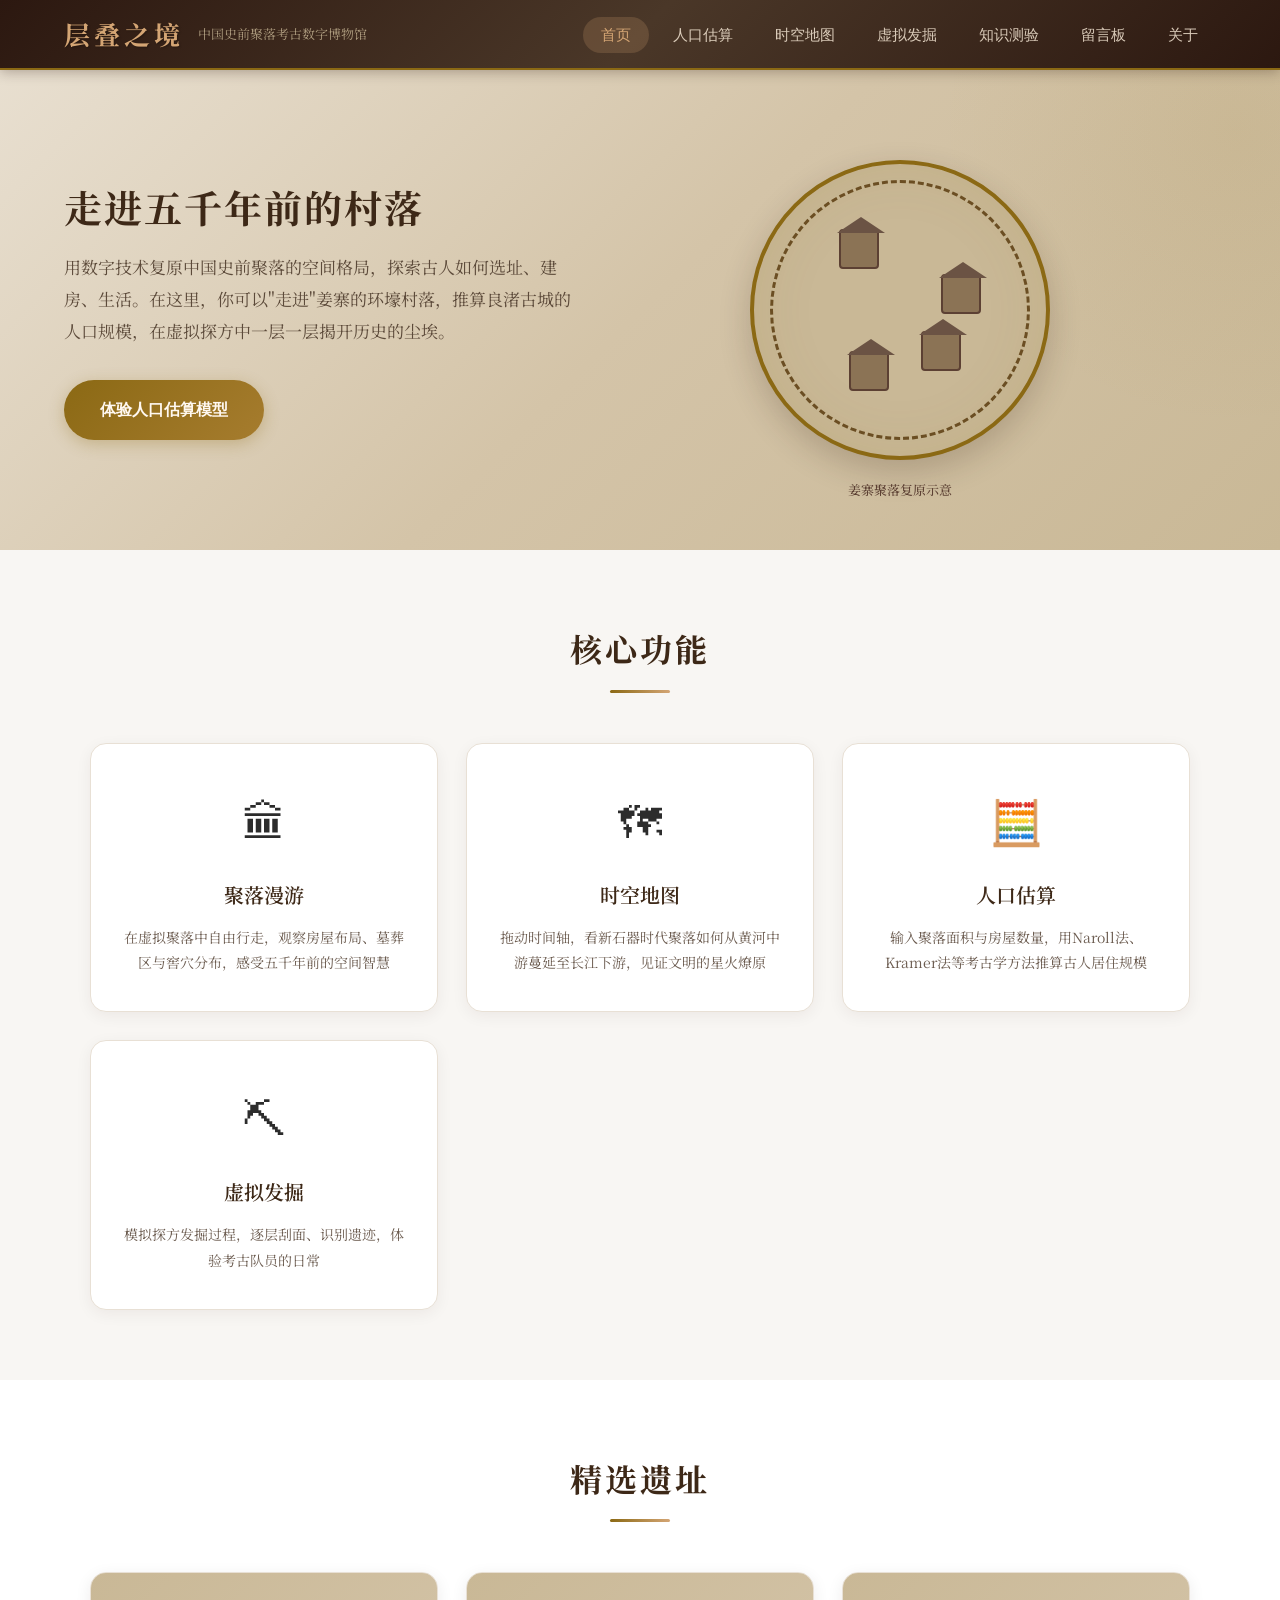
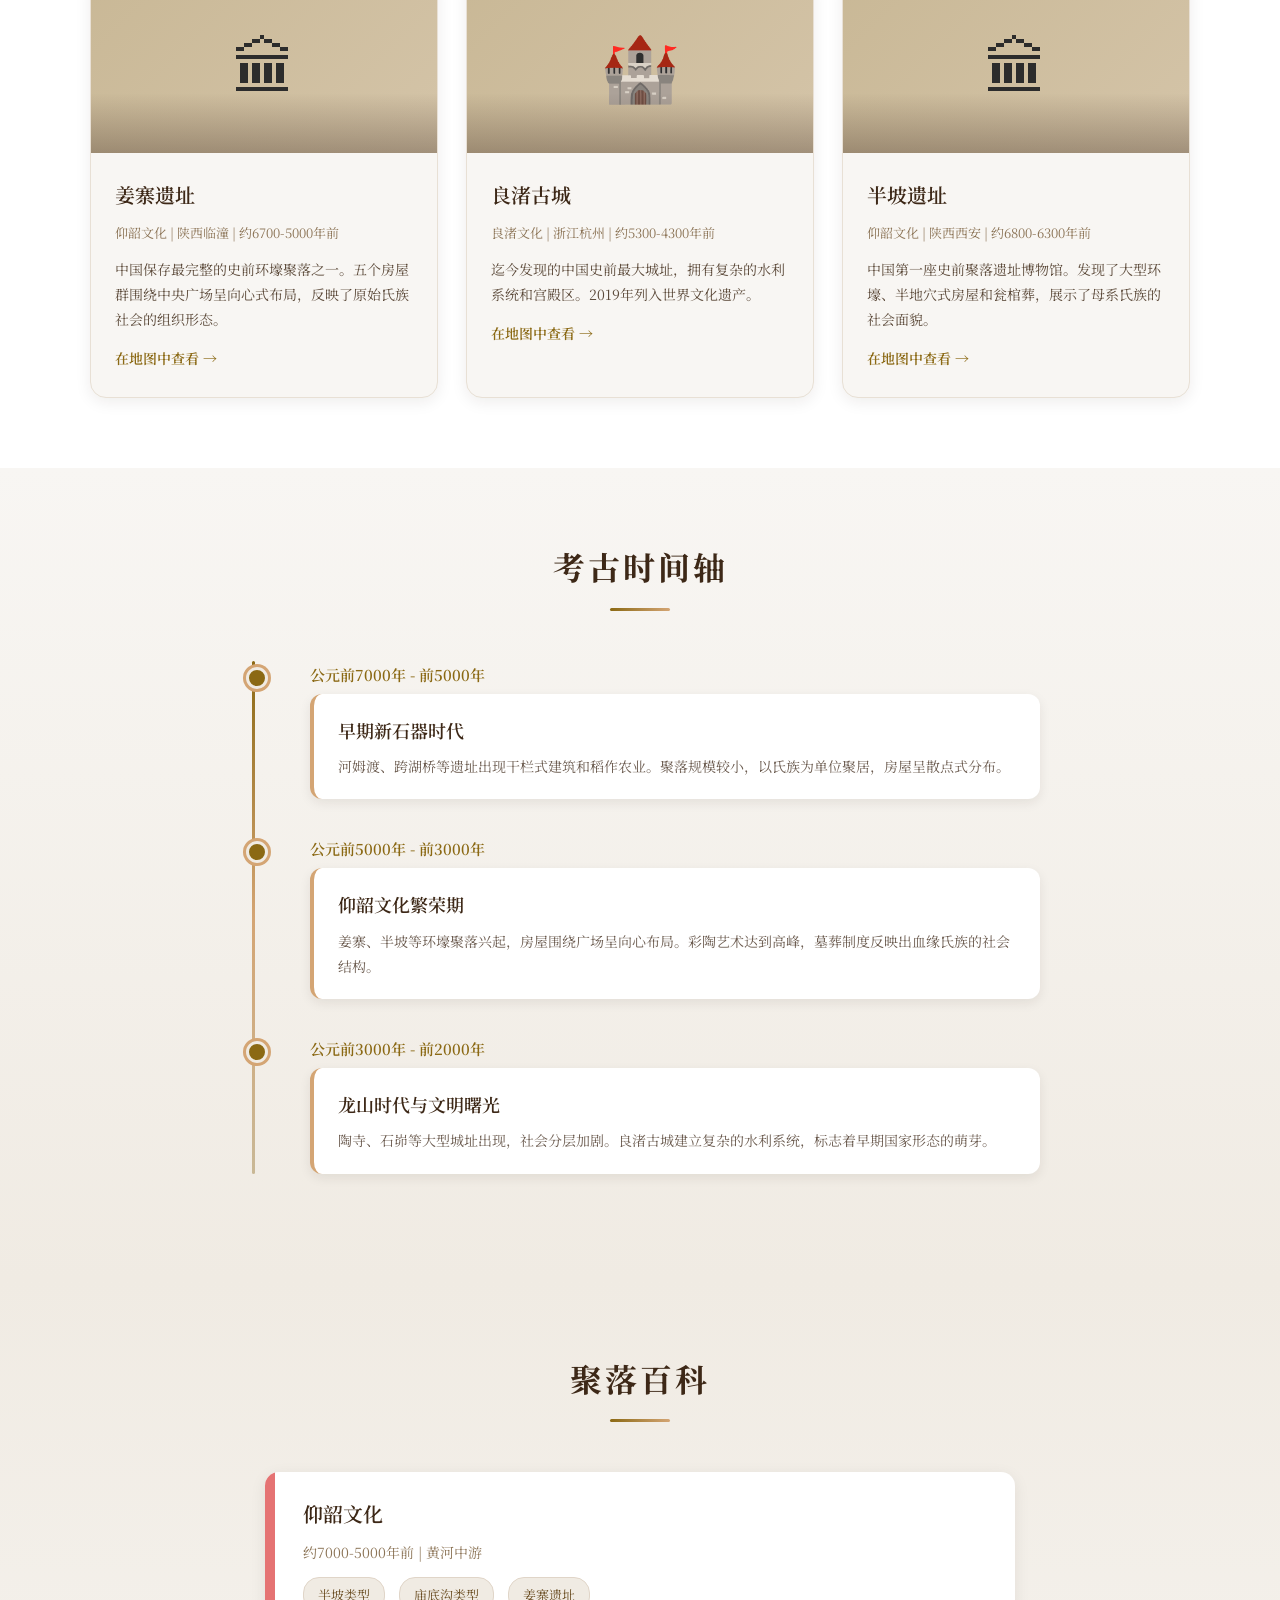
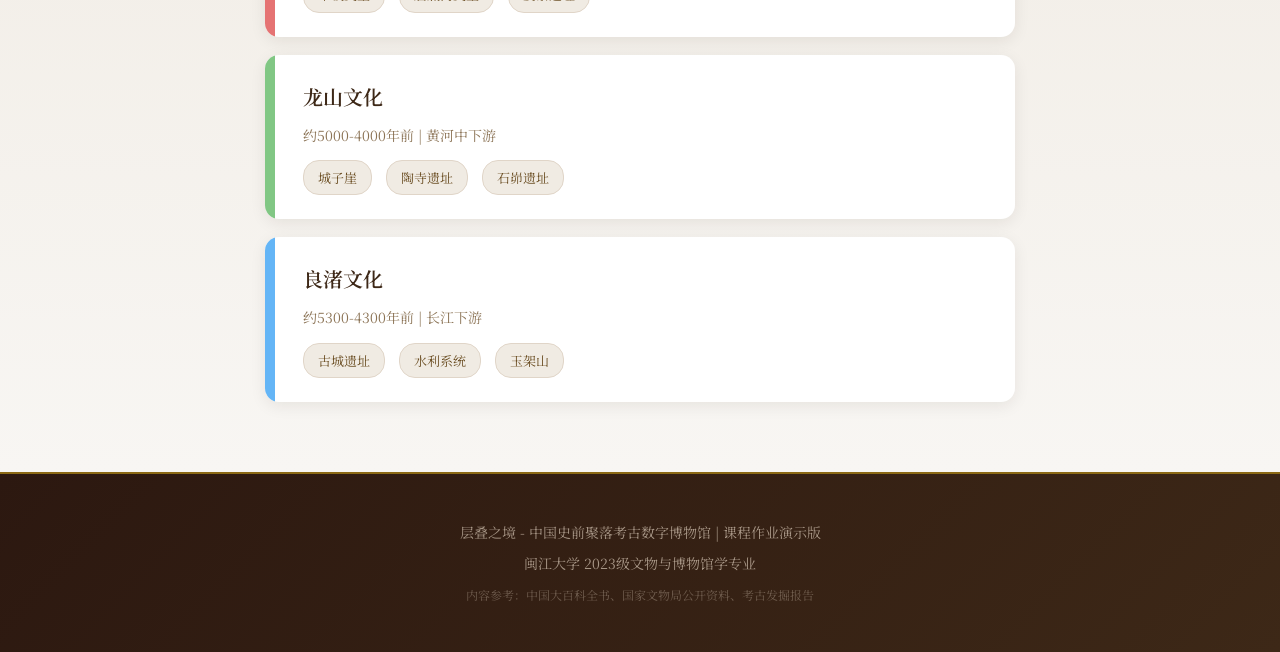
<file: index.html>
<!DOCTYPE html>
<html lang="zh-CN">
<head>
    <meta charset="UTF-8">
    <meta name="viewport" content="width=device-width, initial-scale=1.0">
    <title>层叠之境 - 中国史前聚落考古数字博物馆</title>
    <link rel="stylesheet" href="style.css">
</head>
<body>
    <nav class="navbar">
        <div class="nav-brand">
            <span class="logo">层叠之境</span>
            <span class="subtitle">中国史前聚落考古数字博物馆</span>
        </div>
        <ul class="nav-menu">
            <li><a href="index.html" class="active">首页</a></li>
            <li><a href="calculator.html">人口估算</a></li>
            <li><a href="map.html">时空地图</a></li>
            <li><a href="dig.html">虚拟发掘</a></li>
            <li><a href="quiz.html">知识测验</a></li>
            <li><a href="guestbook.html">留言板</a></li>
            <li><a href="about.html">关于</a></li>
        </ul>
    </nav>

    <header class="hero">
        <div class="hero-content">
            <h1>走进五千年前的村落</h1>
            <p>用数字技术复原中国史前聚落的空间格局，探索古人如何选址、建房、生活。在这里，你可以"走进"姜寨的环壕村落，推算良渚古城的人口规模，在虚拟探方中一层一层揭开历史的尘埃。</p>
            <a href="calculator.html" class="btn-primary">体验人口估算模型</a>
        </div>
        <div class="hero-visual">
            <div class="settlement-preview">
                <div class="house h1"></div>
                <div class="house h2"></div>
                <div class="house h3"></div>
                <div class="house h4"></div>
                <div class="moat"></div>
                <div class="label">姜寨聚落复原示意</div>
            </div>
        </div>
    </header>

    <section class="features">
        <h2>核心功能</h2>
        <div class="feature-grid">
            <div class="feature-card">
                <div class="feature-icon">&#x1F3DB;</div>
                <h3>聚落漫游</h3>
                <p>在虚拟聚落中自由行走，观察房屋布局、墓葬区与窖穴分布，感受五千年前的空间智慧</p>
            </div>
            <div class="feature-card">
                <div class="feature-icon">&#x1F5FA;</div>
                <h3>时空地图</h3>
                <p>拖动时间轴，看新石器时代聚落如何从黄河中游蔓延至长江下游，见证文明的星火燎原</p>
            </div>
            <div class="feature-card">
                <div class="feature-icon">&#x1F9EE;</div>
                <h3>人口估算</h3>
                <p>输入聚落面积与房屋数量，用Naroll法、Kramer法等考古学方法推算古人居住规模</p>
            </div>
            <div class="feature-card">
                <div class="feature-icon">&#x26CF;</div>
                <h3>虚拟发掘</h3>
                <p>模拟探方发掘过程，逐层刮面、识别遗迹，体验考古队员的日常</p>
            </div>
        </div>
    </section>

    <section class="featured-sites">
        <h2>精选遗址</h2>
        <div class="sites-grid">
            <div class="site-card">
                <div class="site-image">&#x1F3DB;</div>
                <div class="site-content">
                    <h3>姜寨遗址</h3>
                    <div class="site-meta">仰韶文化 | 陕西临潼 | 约6700-5000年前</div>
                    <p>中国保存最完整的史前环壕聚落之一。五个房屋群围绕中央广场呈向心式布局，反映了原始氏族社会的组织形态。</p>
                    <a href="map.html" class="site-link">在地图中查看 &rarr;</a>
                </div>
            </div>
            <div class="site-card">
                <div class="site-image">&#x1F3F0;</div>
                <div class="site-content">
                    <h3>良渚古城</h3>
                    <div class="site-meta">良渚文化 | 浙江杭州 | 约5300-4300年前</div>
                    <p>迄今发现的中国史前最大城址，拥有复杂的水利系统和宫殿区。2019年列入世界文化遗产。</p>
                    <a href="map.html" class="site-link">在地图中查看 &rarr;</a>
                </div>
            </div>
            <div class="site-card">
                <div class="site-image">&#x1F3DB;</div>
                <div class="site-content">
                    <h3>半坡遗址</h3>
                    <div class="site-meta">仰韶文化 | 陕西西安 | 约6800-6300年前</div>
                    <p>中国第一座史前聚落遗址博物馆。发现了大型环壕、半地穴式房屋和瓮棺葬，展示了母系氏族的社会面貌。</p>
                    <a href="map.html" class="site-link">在地图中查看 &rarr;</a>
                </div>
            </div>
        </div>
    </section>

    <section class="timeline-section">
        <h2>考古时间轴</h2>
        <div class="timeline">
            <div class="timeline-item">
                <div class="timeline-date">公元前7000年 - 前5000年</div>
                <div class="timeline-content">
                    <h4>早期新石器时代</h4>
                    <p>河姆渡、跨湖桥等遗址出现干栏式建筑和稻作农业。聚落规模较小，以氏族为单位聚居，房屋呈散点式分布。</p>
                </div>
            </div>
            <div class="timeline-item">
                <div class="timeline-date">公元前5000年 - 前3000年</div>
                <div class="timeline-content">
                    <h4>仰韶文化繁荣期</h4>
                    <p>姜寨、半坡等环壕聚落兴起，房屋围绕广场呈向心布局。彩陶艺术达到高峰，墓葬制度反映出血缘氏族的社会结构。</p>
                </div>
            </div>
            <div class="timeline-item">
                <div class="timeline-date">公元前3000年 - 前2000年</div>
                <div class="timeline-content">
                    <h4>龙山时代与文明曙光</h4>
                    <p>陶寺、石峁等大型城址出现，社会分层加剧。良渚古城建立复杂的水利系统，标志着早期国家形态的萌芽。</p>
                </div>
            </div>
        </div>
    </section>

    <section class="encyclopedia">
        <h2>聚落百科</h2>
        <div class="culture-list">
            <a href="map.html" class="culture-item">
                <div class="culture-color" style="background:#E57373"></div>
                <div class="culture-info">
                    <h4>仰韶文化</h4>
                    <p>约7000-5000年前 | 黄河中游</p>
                    <span class="tag">半坡类型</span>
                    <span class="tag">庙底沟类型</span>
                    <span class="tag">姜寨遗址</span>
                </div>
            </a>
            <a href="map.html" class="culture-item">
                <div class="culture-color" style="background:#81C784"></div>
                <div class="culture-info">
                    <h4>龙山文化</h4>
                    <p>约5000-4000年前 | 黄河中下游</p>
                    <span class="tag">城子崖</span>
                    <span class="tag">陶寺遗址</span>
                    <span class="tag">石峁遗址</span>
                </div>
            </a>
            <a href="map.html" class="culture-item">
                <div class="culture-color" style="background:#64B5F6"></div>
                <div class="culture-info">
                    <h4>良渚文化</h4>
                    <p>约5300-4300年前 | 长江下游</p>
                    <span class="tag">古城遗址</span>
                    <span class="tag">水利系统</span>
                    <span class="tag">玉架山</span>
                </div>
            </a>
        </div>
    </section>

    <footer class="footer">
        <p>层叠之境 - 中国史前聚落考古数字博物馆 | 课程作业演示版</p>
        <p>闽江大学 2023级文物与博物馆学专业</p>
        <p style="font-size:12px;opacity:0.5;margin-top:8px;">内容参考：中国大百科全书、国家文物局公开资料、考古发掘报告</p>
    </footer>

    <script src="main.js"></script>
</body>
</html>
</file>
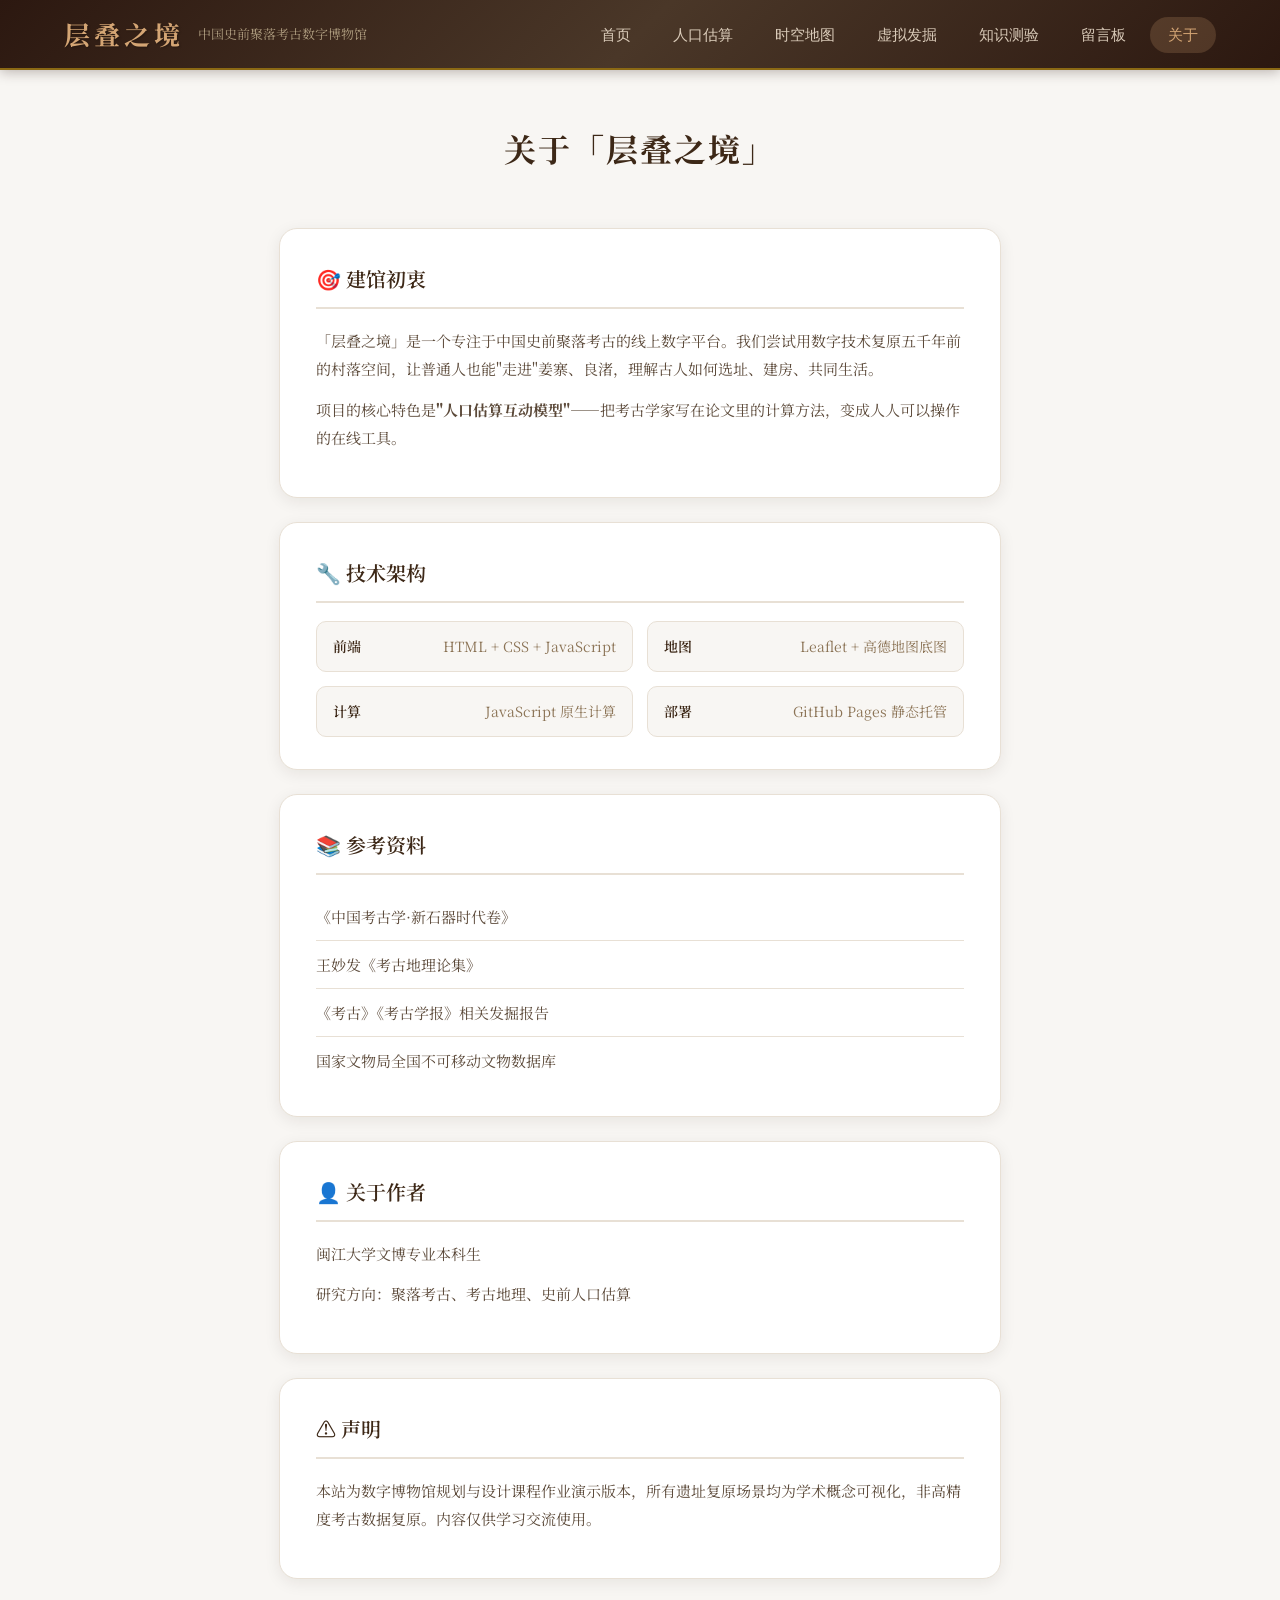
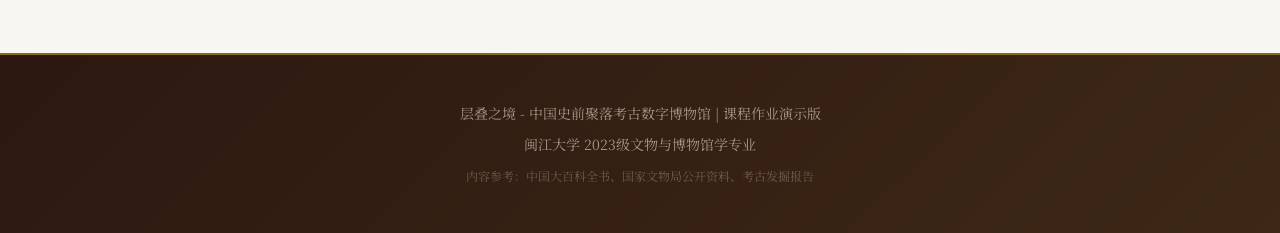
<file: about.html>
<!DOCTYPE html>
<html lang="zh-CN">
<head>
    <meta charset="UTF-8">
    <meta name="viewport" content="width=device-width, initial-scale=1.0">
    <title>关于 - 层叠之境</title>
    <link rel="stylesheet" href="style.css">
</head>
<body>
    <nav class="navbar">
        <div class="nav-brand">
            <span class="logo">层叠之境</span>
            <span class="subtitle">中国史前聚落考古数字博物馆</span>
        </div>
        <ul class="nav-menu">
            <li><a href="index.html">首页</a></li>
            <li><a href="calculator.html">人口估算</a></li>
            <li><a href="map.html">时空地图</a></li>
            <li><a href="dig.html">虚拟发掘</a></li>
            <li><a href="quiz.html">知识测验</a></li>
            <li><a href="guestbook.html">留言板</a></li>
            <li><a href="about.html" class="active">关于</a></li>
        </ul>
    </nav>

    <main class="about-page">
        <div class="about-header">
            <h1>关于「层叠之境」</h1>
        </div>

        <div class="about-content">
            <section class="about-section">
                <h2>&#x1F3AF; 建馆初衷</h2>
                <p>「层叠之境」是一个专注于中国史前聚落考古的线上数字平台。我们尝试用数字技术复原五千年前的村落空间，让普通人也能"走进"姜寨、良渚，理解古人如何选址、建房、共同生活。</p>
                <p>项目的核心特色是<strong>"人口估算互动模型"</strong>——把考古学家写在论文里的计算方法，变成人人可以操作的在线工具。</p>
            </section>

            <section class="about-section">
                <h2>&#x1F527; 技术架构</h2>
                <div class="tech-stack">
                    <div class="tech-item">
                        <span class="tech-name">前端</span>
                        <span class="tech-detail">HTML + CSS + JavaScript</span>
                    </div>
                    <div class="tech-item">
                        <span class="tech-name">地图</span>
                        <span class="tech-detail">Leaflet + 高德地图底图</span>
                    </div>
                    <div class="tech-item">
                        <span class="tech-name">计算</span>
                        <span class="tech-detail">JavaScript 原生计算</span>
                    </div>
                    <div class="tech-item">
                        <span class="tech-name">部署</span>
                        <span class="tech-detail">GitHub Pages 静态托管</span>
                    </div>
                </div>
            </section>

            <section class="about-section">
                <h2>&#x1F4DA; 参考资料</h2>
                <ul class="ref-list">
                    <li>《中国考古学·新石器时代卷》</li>
                    <li>王妙发《考古地理论集》</li>
                    <li>《考古》《考古学报》相关发掘报告</li>
                    <li>国家文物局全国不可移动文物数据库</li>
                </ul>
            </section>

            <section class="about-section">
                <h2>&#x1F464; 关于作者</h2>
                <p>闽江大学文博专业本科生</p>
                <p>研究方向：聚落考古、考古地理、史前人口估算</p>
            </section>

            <section class="about-section">
                <h2>&#x26A0; 声明</h2>
                <p>本站为数字博物馆规划与设计课程作业演示版本，所有遗址复原场景均为学术概念可视化，非高精度考古数据复原。内容仅供学习交流使用。</p>
            </section>
        </div>
    </main>

    <footer class="footer">
        <p>层叠之境 - 中国史前聚落考古数字博物馆 | 课程作业演示版</p>
        <p>闽江大学 2023级文物与博物馆学专业</p>
        <p style="font-size:12px;opacity:0.5;margin-top:8px;">内容参考：中国大百科全书、国家文物局公开资料、考古发掘报告</p>
    </footer>

    <script src="main.js"></script>
</body>
</html>
</file>
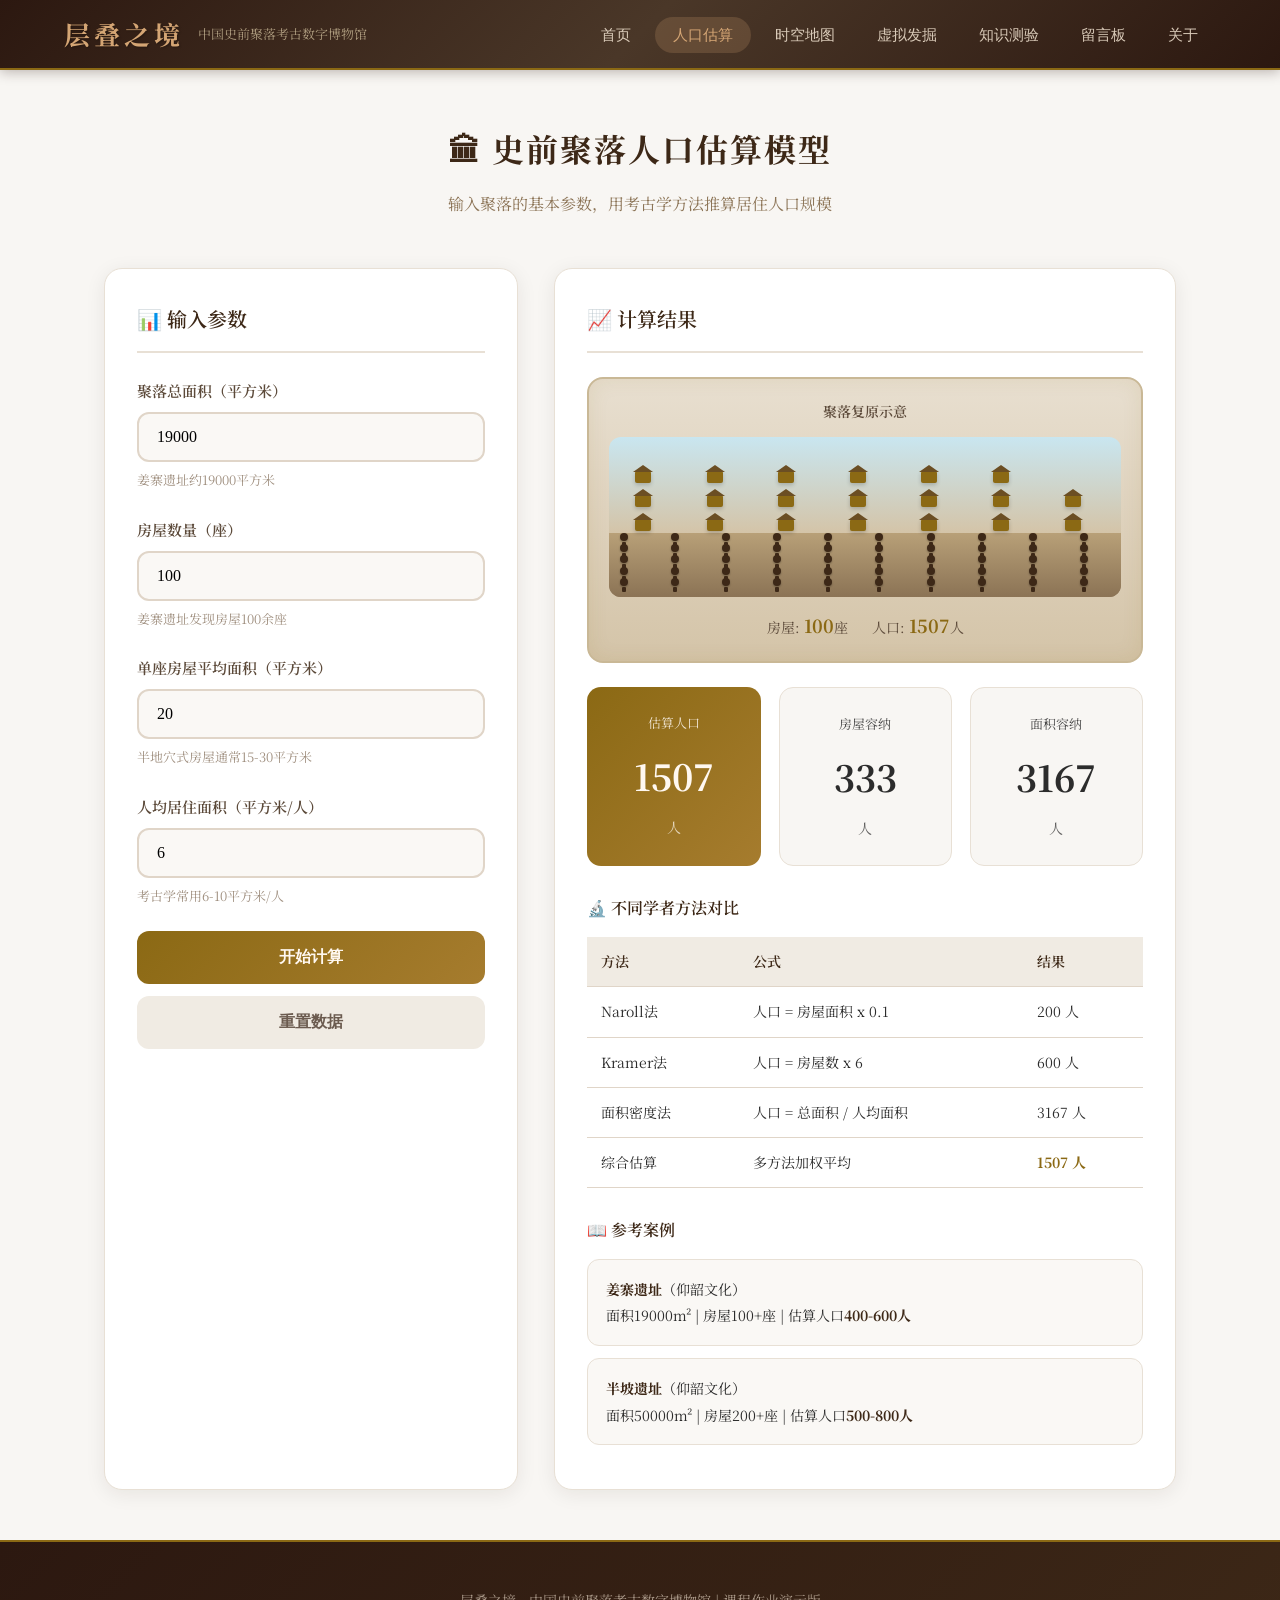
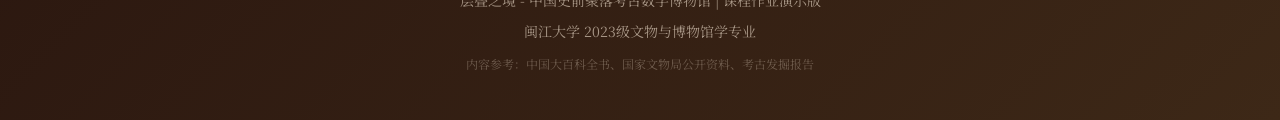
<file: calculator.html>
<!DOCTYPE html>
<html lang="zh-CN">
<head>
    <meta charset="UTF-8">
    <meta name="viewport" content="width=device-width, initial-scale=1.0">
    <title>人口估算模型 - 层叠之境</title>
    <link rel="stylesheet" href="style.css">
</head>
<body>
    <nav class="navbar">
        <div class="nav-brand">
            <span class="logo">层叠之境</span>
            <span class="subtitle">中国史前聚落考古数字博物馆</span>
        </div>
        <ul class="nav-menu">
            <li><a href="index.html">首页</a></li>
            <li><a href="calculator.html" class="active">人口估算</a></li>
            <li><a href="map.html">时空地图</a></li>
            <li><a href="dig.html">虚拟发掘</a></li>
            <li><a href="quiz.html">知识测验</a></li>
            <li><a href="guestbook.html">留言板</a></li>
            <li><a href="about.html">关于</a></li>
        </ul>
    </nav>

    <main class="calculator-page">
        <div class="calc-header">
            <h1>&#x1F3DB; 史前聚落人口估算模型</h1>
            <p>输入聚落的基本参数，用考古学方法推算居住人口规模</p>
        </div>

        <div class="calc-container">
            <div class="input-panel">
                <h3>&#x1F4CA; 输入参数</h3>

                <div class="input-group">
                    <label>聚落总面积（平方米）</label>
                    <input type="number" id="area" value="19000" placeholder="例如：19000">
                    <span class="hint">姜寨遗址约19000平方米</span>
                </div>

                <div class="input-group">
                    <label>房屋数量（座）</label>
                    <input type="number" id="houses" value="100" placeholder="例如：100">
                    <span class="hint">姜寨遗址发现房屋100余座</span>
                </div>

                <div class="input-group">
                    <label>单座房屋平均面积（平方米）</label>
                    <input type="number" id="houseArea" value="20" placeholder="例如：20">
                    <span class="hint">半地穴式房屋通常15-30平方米</span>
                </div>

                <div class="input-group">
                    <label>人均居住面积（平方米/人）</label>
                    <input type="number" id="perPerson" value="6" placeholder="例如：6">
                    <span class="hint">考古学常用6-10平方米/人</span>
                </div>

                <button class="btn-calculate" onclick="calculate()">开始计算</button>
                <button class="btn-reset" onclick="resetData()">重置数据</button>
            </div>

            <div class="result-panel">
                <h3>&#x1F4C8; 计算结果</h3>

                <!-- 动态聚落示意图 -->
                <div class="settlement-visual" id="settlementVisual">
                    <div class="visual-title">聚落复原示意</div>
                    <div class="visual-scene">
                        <div class="visual-ground"></div>
                        <div class="visual-houses" id="visualHouses"></div>
                        <div class="visual-people" id="visualPeople"></div>
                    </div>
                    <div class="visual-info">
                        <span class="visual-house-count">房屋: <strong id="vHouses">0</strong>座</span>
                        <span class="visual-pop-count">人口: <strong id="vPop">0</strong>人</span>
                    </div>
                </div>

                <div class="result-cards">
                    <div class="result-card main">
                        <div class="result-label">估算人口</div>
                        <div class="result-value" id="resultPop">-</div>
                        <div class="result-unit">人</div>
                    </div>

                    <div class="result-card">
                        <div class="result-label">房屋容纳</div>
                        <div class="result-value" id="resultHouse">-</div>
                        <div class="result-unit">人</div>
                    </div>

                    <div class="result-card">
                        <div class="result-label">面积容纳</div>
                        <div class="result-value" id="resultArea">-</div>
                        <div class="result-unit">人</div>
                    </div>
                </div>

                <div class="method-comparison">
                    <h4>&#x1F52C; 不同学者方法对比</h4>
                    <table class="compare-table">
                        <tr>
                            <th>方法</th>
                            <th>公式</th>
                            <th>结果</th>
                        </tr>
                        <tr>
                            <td>Naroll法</td>
                            <td>人口 = 房屋面积 x 0.1</td>
                            <td id="naroll">-</td>
                        </tr>
                        <tr>
                            <td>Kramer法</td>
                            <td>人口 = 房屋数 x 6</td>
                            <td id="kramer">-</td>
                        </tr>
                        <tr>
                            <td>面积密度法</td>
                            <td>人口 = 总面积 / 人均面积</td>
                            <td id="density">-</td>
                        </tr>
                        <tr>
                            <td>综合估算</td>
                            <td>多方法加权平均</td>
                            <td id="combined" class="highlight">-</td>
                        </tr>
                    </table>
                </div>

                <div class="reference-info">
                    <h4>&#x1F4D6; 参考案例</h4>
                    <div class="case-item">
                        <strong>姜寨遗址</strong>（仰韶文化）
                        <br>面积19000m&sup2; | 房屋100+座 | 估算人口<strong>400-600人</strong>
                    </div>
                    <div class="case-item">
                        <strong>半坡遗址</strong>（仰韶文化）
                        <br>面积50000m&sup2; | 房屋200+座 | 估算人口<strong>500-800人</strong>
                    </div>
                </div>
            </div>
        </div>
    </main>

    <footer class="footer">
        <p>层叠之境 - 中国史前聚落考古数字博物馆 | 课程作业演示版</p>
        <p>闽江大学 2023级文物与博物馆学专业</p>
        <p style="font-size:12px;opacity:0.5;margin-top:8px;">内容参考：中国大百科全书、国家文物局公开资料、考古发掘报告</p>
    </footer>

    <script src="calculator.js"></script>
</body>
</html>
</file>
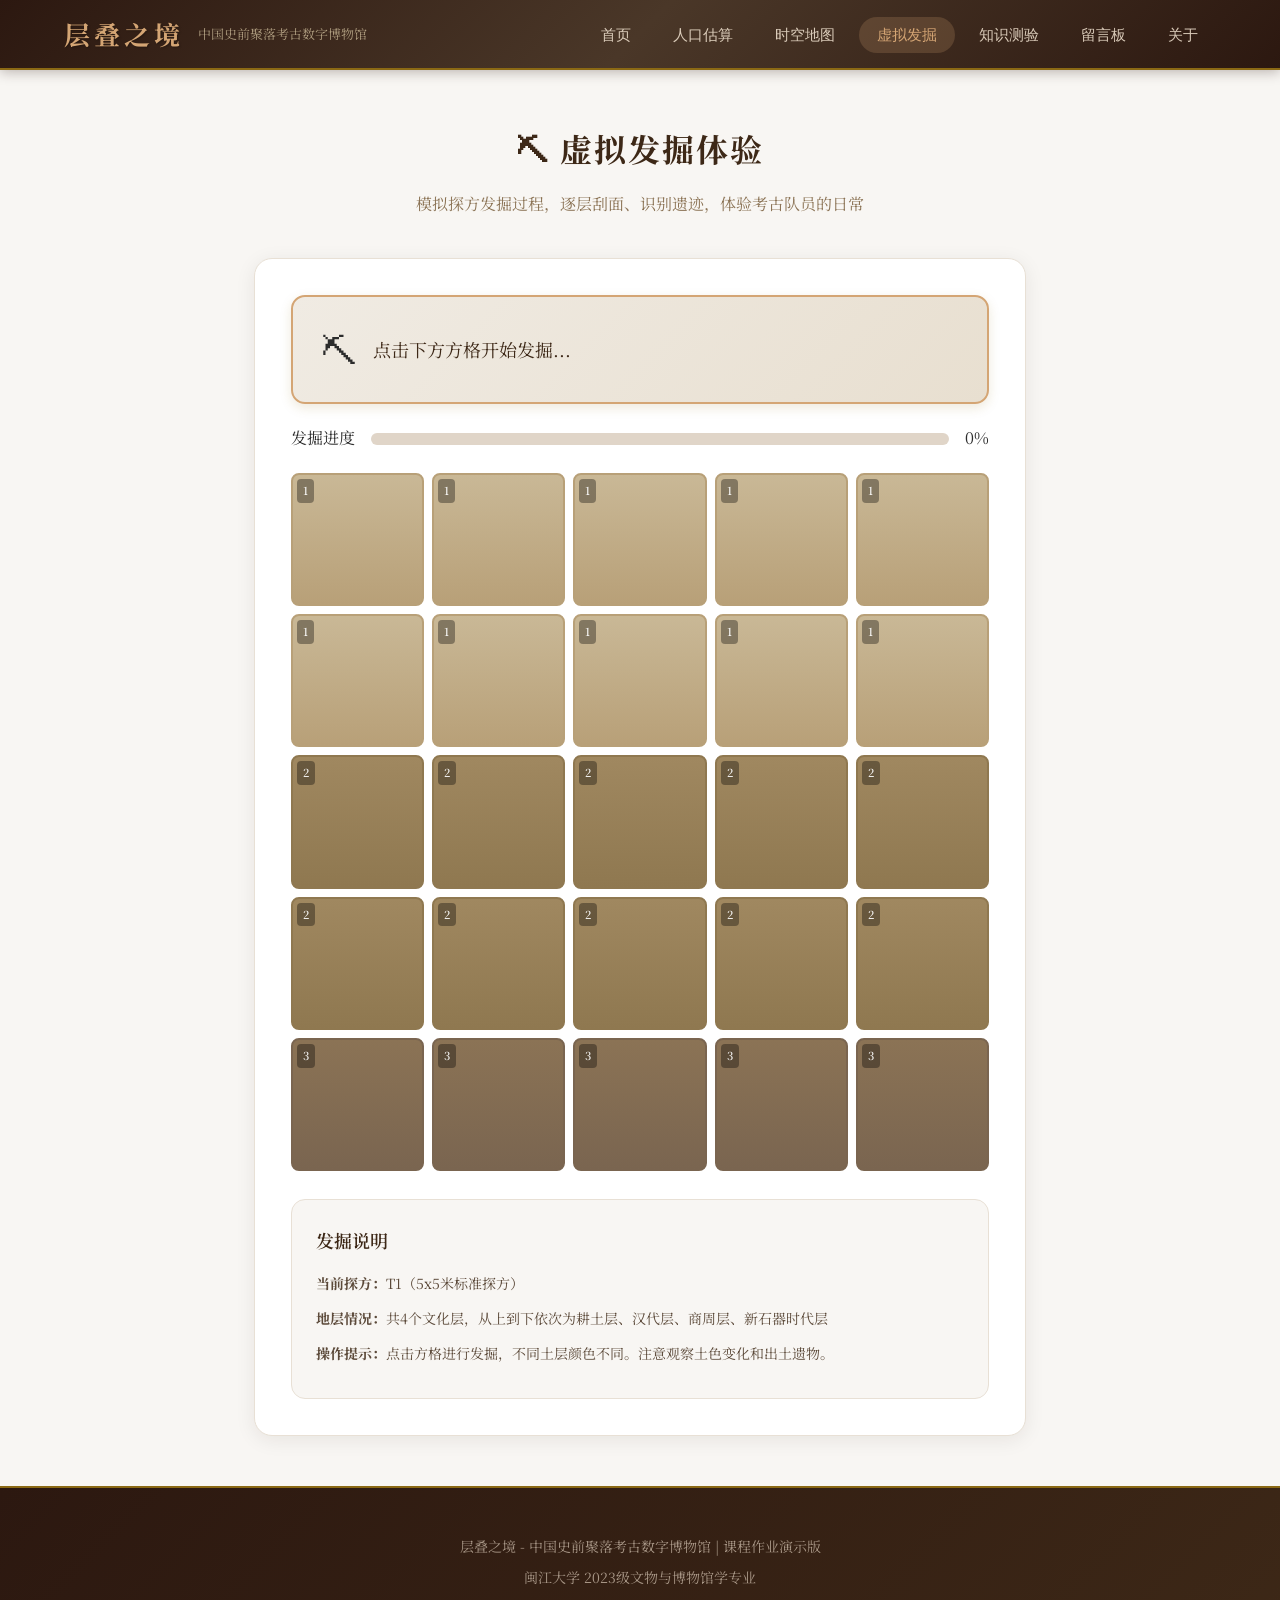
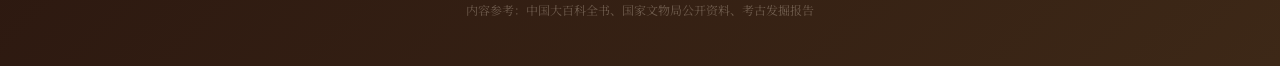
<file: dig.html>
<!DOCTYPE html>
<html lang="zh-CN">
<head>
    <meta charset="UTF-8">
    <meta name="viewport" content="width=device-width, initial-scale=1.0">
    <title>虚拟发掘 - 层叠之境</title>
    <link rel="stylesheet" href="style.css">
</head>
<body>
    <nav class="navbar">
        <div class="nav-brand">
            <span class="logo">层叠之境</span>
            <span class="subtitle">中国史前聚落考古数字博物馆</span>
        </div>
        <ul class="nav-menu">
            <li><a href="index.html">首页</a></li>
            <li><a href="calculator.html">人口估算</a></li>
            <li><a href="map.html">时空地图</a></li>
            <li><a href="dig.html" class="active">虚拟发掘</a></li>
            <li><a href="quiz.html">知识测验</a></li>
            <li><a href="guestbook.html">留言板</a></li>
            <li><a href="about.html">关于</a></li>
        </ul>
    </nav>

    <main class="dig-page">
        <div class="dig-header">
            <h1>&#x26CF; 虚拟发掘体验</h1>
            <p>模拟探方发掘过程，逐层刮面、识别遗迹，体验考古队员的日常</p>
        </div>

        <div class="dig-container">
            <!-- 发掘结果提示（移到最上面，醒目显示） -->
            <div class="dig-result-banner" id="digResultBanner">
                <div class="result-icon">&#x26CF;</div>
                <div class="result-text" id="digResult">点击下方方格开始发掘...</div>
            </div>

            <div class="dig-progress">
                <span>发掘进度</span>
                <div class="progress-bar">
                    <div class="progress-fill" id="progressFill"></div>
                </div>
                <span id="progressText">0%</span>
            </div>

            <div class="dig-grid" id="digGrid"></div>

            <div class="dig-info">
                <h3>发掘说明</h3>
                <p><strong>当前探方：</strong>T1（5x5米标准探方）</p>
                <p><strong>地层情况：</strong>共4个文化层，从上到下依次为耕土层、汉代层、商周层、新石器时代层</p>
                <p><strong>操作提示：</strong>点击方格进行发掘，不同土层颜色不同。注意观察土色变化和出土遗物。</p>
            </div>
        </div>
    </main>

    <footer class="footer">
        <p>层叠之境 - 中国史前聚落考古数字博物馆 | 课程作业演示版</p>
        <p>闽江大学 2023级文物与博物馆学专业</p>
        <p style="font-size:12px;opacity:0.5;margin-top:8px;">内容参考：中国大百科全书、国家文物局公开资料、考古发掘报告</p>
    </footer>

    <script src="dig.js"></script>
</body>
</html>
</file>
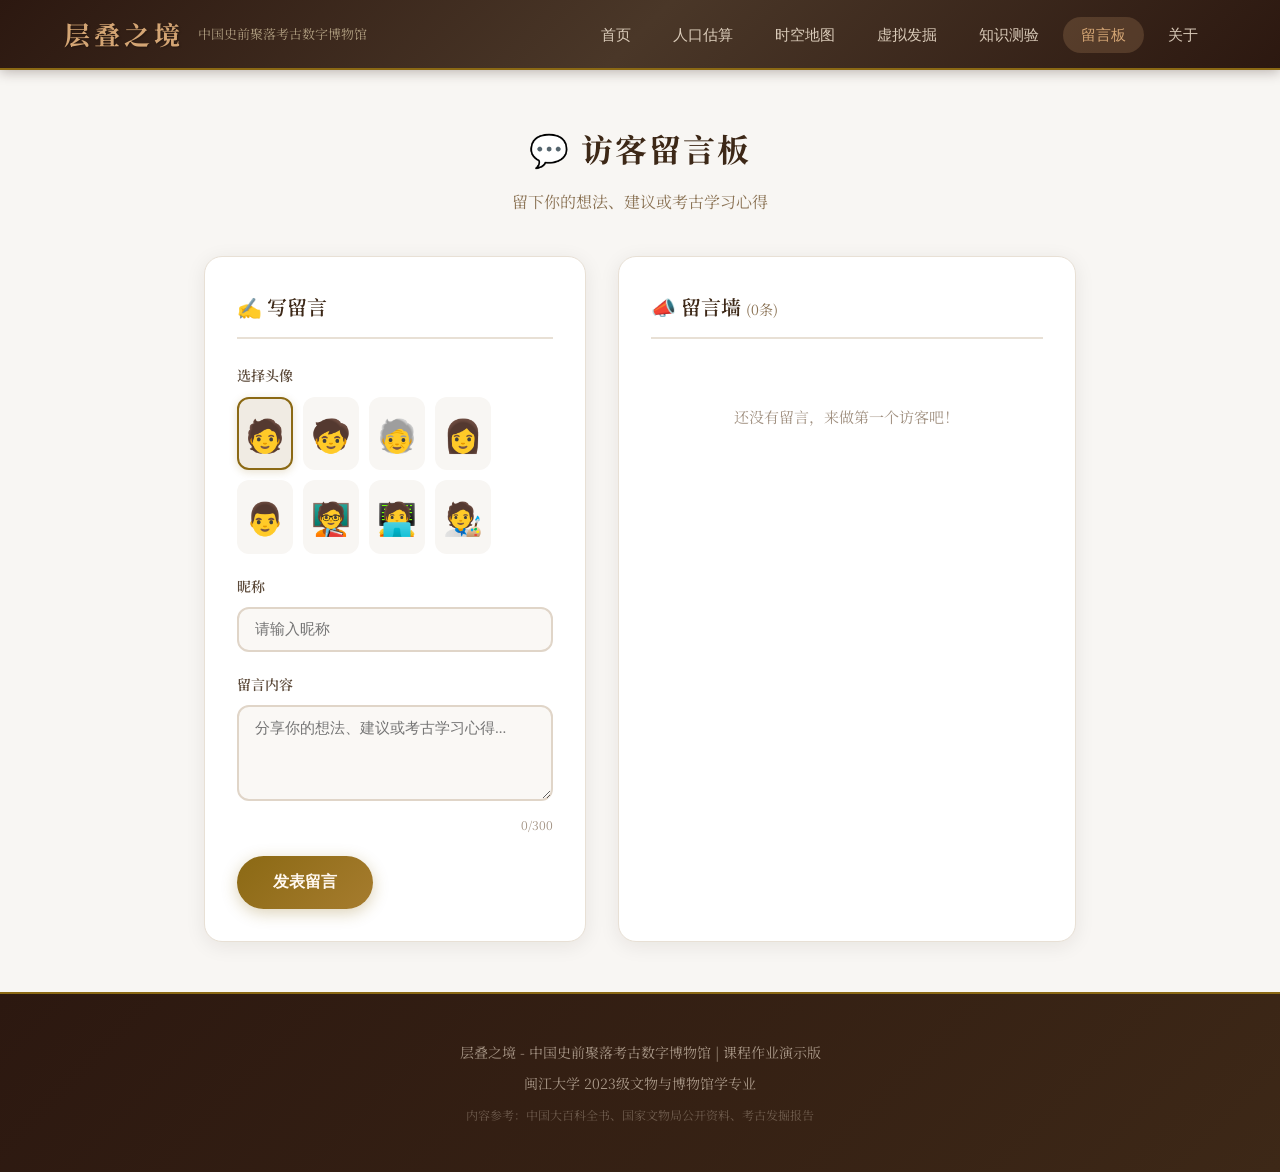
<file: guestbook.html>
<!DOCTYPE html>
<html lang="zh-CN">
<head>
    <meta charset="UTF-8">
    <meta name="viewport" content="width=device-width, initial-scale=1.0">
    <title>留言板 - 层叠之境</title>
    <link rel="stylesheet" href="style.css">
</head>
<body>
    <nav class="navbar">
        <div class="nav-brand">
            <span class="logo">层叠之境</span>
            <span class="subtitle">中国史前聚落考古数字博物馆</span>
        </div>
        <ul class="nav-menu">
            <li><a href="index.html">首页</a></li>
            <li><a href="calculator.html">人口估算</a></li>
            <li><a href="map.html">时空地图</a></li>
            <li><a href="dig.html">虚拟发掘</a></li>
            <li><a href="quiz.html">知识测验</a></li>
            <li><a href="guestbook.html" class="active">留言板</a></li>
            <li><a href="about.html">关于</a></li>
        </ul>
    </nav>

    <main class="guestbook-page">
        <div class="guestbook-header">
            <h1>&#x1F4AC; 访客留言板</h1>
            <p>留下你的想法、建议或考古学习心得</p>
        </div>

        <div class="guestbook-container">
            <div class="guestbook-form">
                <h3>&#x270D; 写留言</h3>
                <div class="form-group">
                    <label>选择头像</label>
                    <div class="avatar-select" id="avatarSelect">
                        <span class="avatar-option selected" data-avatar="&#x1F9D1;">&#x1F9D1;</span>
                        <span class="avatar-option" data-avatar="&#x1F9D2;">&#x1F9D2;</span>
                        <span class="avatar-option" data-avatar="&#x1F9D3;">&#x1F9D3;</span>
                        <span class="avatar-option" data-avatar="&#x1F469;">&#x1F469;</span>
                        <span class="avatar-option" data-avatar="&#x1F468;">&#x1F468;</span>
                        <span class="avatar-option" data-avatar="&#x1F9D1;&#x200D;&#x1F3EB;">&#x1F9D1;&#x200D;&#x1F3EB;</span>
                        <span class="avatar-option" data-avatar="&#x1F9D1;&#x200D;&#x1F4BB;">&#x1F9D1;&#x200D;&#x1F4BB;</span>
                        <span class="avatar-option" data-avatar="&#x1F9D1;&#x200D;&#x1F3A8;">&#x1F9D1;&#x200D;&#x1F3A8;</span>
                    </div>
                </div>
                <div class="form-group">
                    <label>昵称</label>
                    <input type="text" id="gbName" placeholder="请输入昵称" maxlength="15">
                </div>
                <div class="form-group">
                    <label>留言内容</label>
                    <textarea id="gbContent" placeholder="分享你的想法、建议或考古学习心得..." rows="4" maxlength="300"></textarea>
                    <span class="char-count"><span id="charCount">0</span>/300</span>
                </div>
                <button class="btn-primary" onclick="submitMessage()">发表留言</button>
            </div>

            <div class="guestbook-list">
                <h3>&#x1F4E3; 留言墙 <span class="msg-count" id="msgCount">(0条)</span></h3>
                <div id="messageList">
                    <div class="empty-msg">还没有留言，来做第一个访客吧！</div>
                </div>
            </div>
        </div>
    </main>

    <footer class="footer">
        <p>层叠之境 - 中国史前聚落考古数字博物馆 | 课程作业演示版</p>
        <p>闽江大学 2023级文物与博物馆学专业</p>
        <p style="font-size:12px;opacity:0.5;margin-top:8px;">内容参考：中国大百科全书、国家文物局公开资料、考古发掘报告</p>
    </footer>

    <script src="guestbook.js"></script>
</body>
</html>
</file>
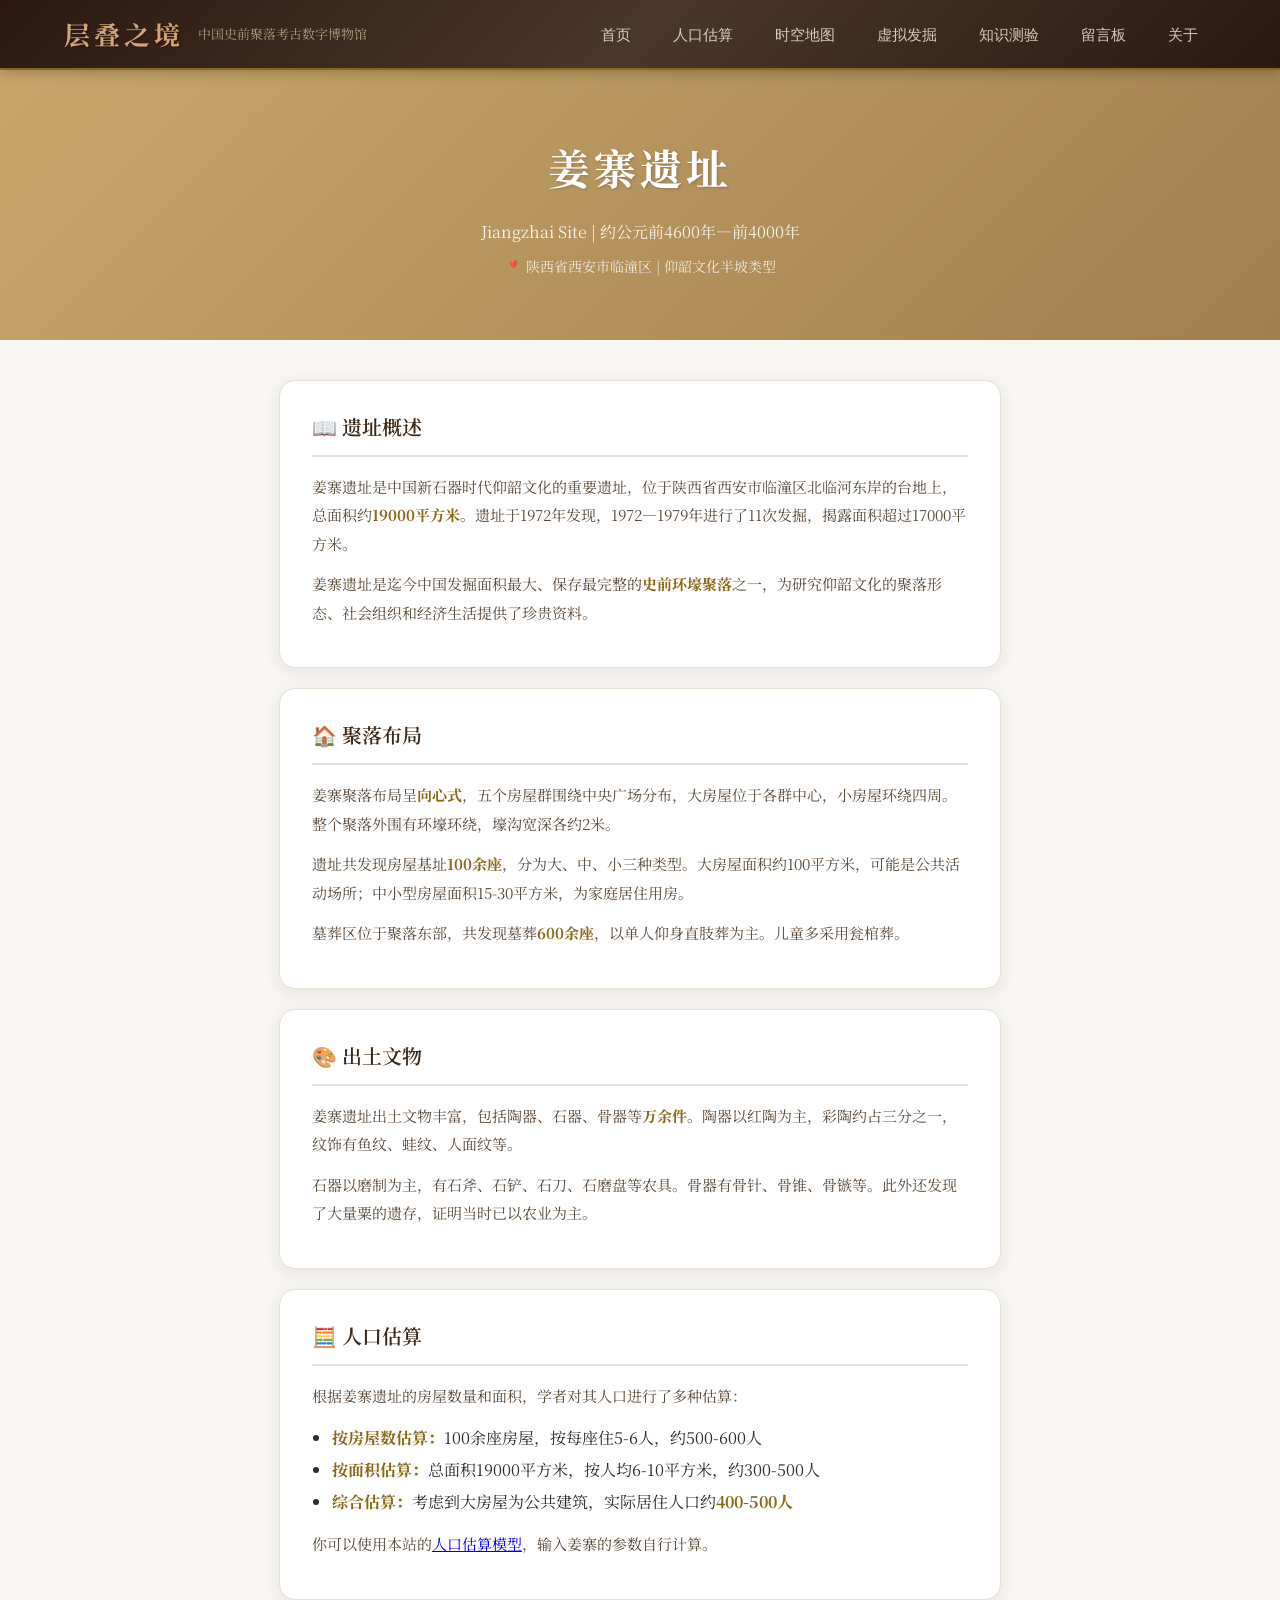
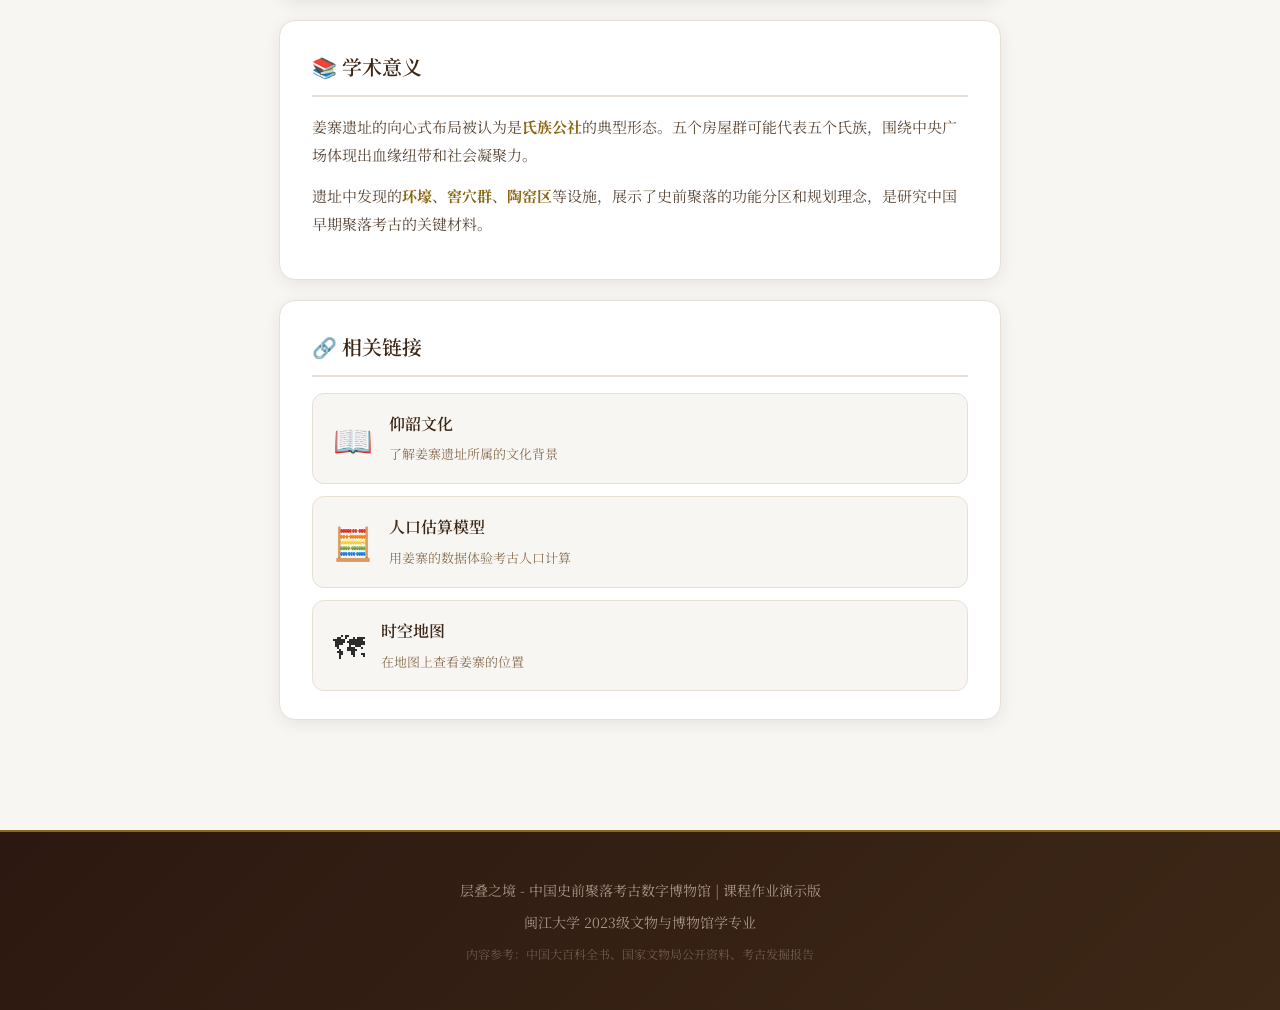
<file: jiangzhai.html>
<!DOCTYPE html>
<html lang="zh-CN">
<head>
    <meta charset="UTF-8">
    <meta name="viewport" content="width=device-width, initial-scale=1.0">
    <title>姜寨遗址 - 层叠之境</title>
    <link rel="stylesheet" href="style.css">
</head>
<body>
    <nav class="navbar">
        <div class="nav-brand">
            <span class="logo">层叠之境</span>
            <span class="subtitle">中国史前聚落考古数字博物馆</span>
        </div>
        <ul class="nav-menu">
            <li><a href="index.html">首页</a></li>
            <li><a href="calculator.html">人口估算</a></li>
            <li><a href="map.html">时空地图</a></li>
            <li><a href="dig.html">虚拟发掘</a></li>
            <li><a href="quiz.html">知识测验</a></li>
            <li><a href="guestbook.html">留言板</a></li>
            <li><a href="about.html">关于</a></li>
        </ul>
    </nav>

    <main class="culture-detail-page">
        <div class="culture-hero" style="background: linear-gradient(135deg, #c9a66b 0%, #a08050 100%);">
            <h1>姜寨遗址</h1>
            <p class="culture-subtitle">Jiangzhai Site | 约公元前4600年—前4000年</p>
            <p class="culture-region">&#x1F4CD; 陕西省西安市临潼区 | 仰韶文化半坡类型</p>
        </div>

        <div class="culture-content">
            <section class="culture-section">
                <h2>&#x1F4D6; 遗址概述</h2>
                <p>姜寨遗址是中国新石器时代仰韶文化的重要遗址，位于陕西省西安市临潼区北临河东岸的台地上，总面积约<strong>19000平方米</strong>。遗址于1972年发现，1972—1979年进行了11次发掘，揭露面积超过17000平方米。</p>
                <p>姜寨遗址是迄今中国发掘面积最大、保存最完整的<strong>史前环壕聚落</strong>之一，为研究仰韶文化的聚落形态、社会组织和经济生活提供了珍贵资料。</p>
            </section>

            <section class="culture-section">
                <h2>&#x1F3E0; 聚落布局</h2>
                <p>姜寨聚落布局呈<strong>向心式</strong>，五个房屋群围绕中央广场分布，大房屋位于各群中心，小房屋环绕四周。整个聚落外围有环壕环绕，壕沟宽深各约2米。</p>
                <p>遗址共发现房屋基址<strong>100余座</strong>，分为大、中、小三种类型。大房屋面积约100平方米，可能是公共活动场所；中小型房屋面积15-30平方米，为家庭居住用房。</p>
                <p>墓葬区位于聚落东部，共发现墓葬<strong>600余座</strong>，以单人仰身直肢葬为主。儿童多采用瓮棺葬。</p>
            </section>

            <section class="culture-section">
                <h2>&#x1F3A8; 出土文物</h2>
                <p>姜寨遗址出土文物丰富，包括陶器、石器、骨器等<strong>万余件</strong>。陶器以红陶为主，彩陶约占三分之一，纹饰有鱼纹、蛙纹、人面纹等。</p>
                <p>石器以磨制为主，有石斧、石铲、石刀、石磨盘等农具。骨器有骨针、骨锥、骨镞等。此外还发现了大量粟的遗存，证明当时已以农业为主。</p>
            </section>

            <section class="culture-section">
                <h2>&#x1F9EE; 人口估算</h2>
                <p>根据姜寨遗址的房屋数量和面积，学者对其人口进行了多种估算：</p>
                <ul style="margin-left:20px; line-height:2;">
                    <li><strong>按房屋数估算：</strong>100余座房屋，按每座住5-6人，约500-600人</li>
                    <li><strong>按面积估算：</strong>总面积19000平方米，按人均6-10平方米，约300-500人</li>
                    <li><strong>综合估算：</strong>考虑到大房屋为公共建筑，实际居住人口约<strong>400-500人</strong></li>
                </ul>
                <p style="margin-top:12px;">你可以使用本站的<a href="calculator.html">人口估算模型</a>，输入姜寨的参数自行计算。</p>
            </section>

            <section class="culture-section">
                <h2>&#x1F4DA; 学术意义</h2>
                <p>姜寨遗址的向心式布局被认为是<strong>氏族公社</strong>的典型形态。五个房屋群可能代表五个氏族，围绕中央广场体现出血缘纽带和社会凝聚力。</p>
                <p>遗址中发现的<strong>环壕</strong>、<strong>窖穴群</strong>、<strong>陶窑区</strong>等设施，展示了史前聚落的功能分区和规划理念，是研究中国早期聚落考古的关键材料。</p>
            </section>

            <section class="culture-section">
                <h2>&#x1F517; 相关链接</h2>
                <div class="site-links">
                    <a href="yangshao.html" class="site-link-card">
                        <span class="site-link-icon">&#x1F4D6;</span>
                        <div>
                            <h4>仰韶文化</h4>
                            <p>了解姜寨遗址所属的文化背景</p>
                        </div>
                    </a>
                    <a href="calculator.html" class="site-link-card">
                        <span class="site-link-icon">&#x1F9EE;</span>
                        <div>
                            <h4>人口估算模型</h4>
                            <p>用姜寨的数据体验考古人口计算</p>
                        </div>
                    </a>
                    <a href="map.html" class="site-link-card">
                        <span class="site-link-icon">&#x1F5FA;</span>
                        <div>
                            <h4>时空地图</h4>
                            <p>在地图上查看姜寨的位置</p>
                        </div>
                    </a>
                </div>
            </section>
        </div>
    </main>

    <footer class="footer">
        <p>层叠之境 - 中国史前聚落考古数字博物馆 | 课程作业演示版</p>
        <p>闽江大学 2023级文物与博物馆学专业</p>
        <p style="font-size:12px;opacity:0.5;margin-top:8px;">内容参考：中国大百科全书、国家文物局公开资料、考古发掘报告</p>
    </footer>

    <script src="main.js"></script>
</body>
</html>
</file>
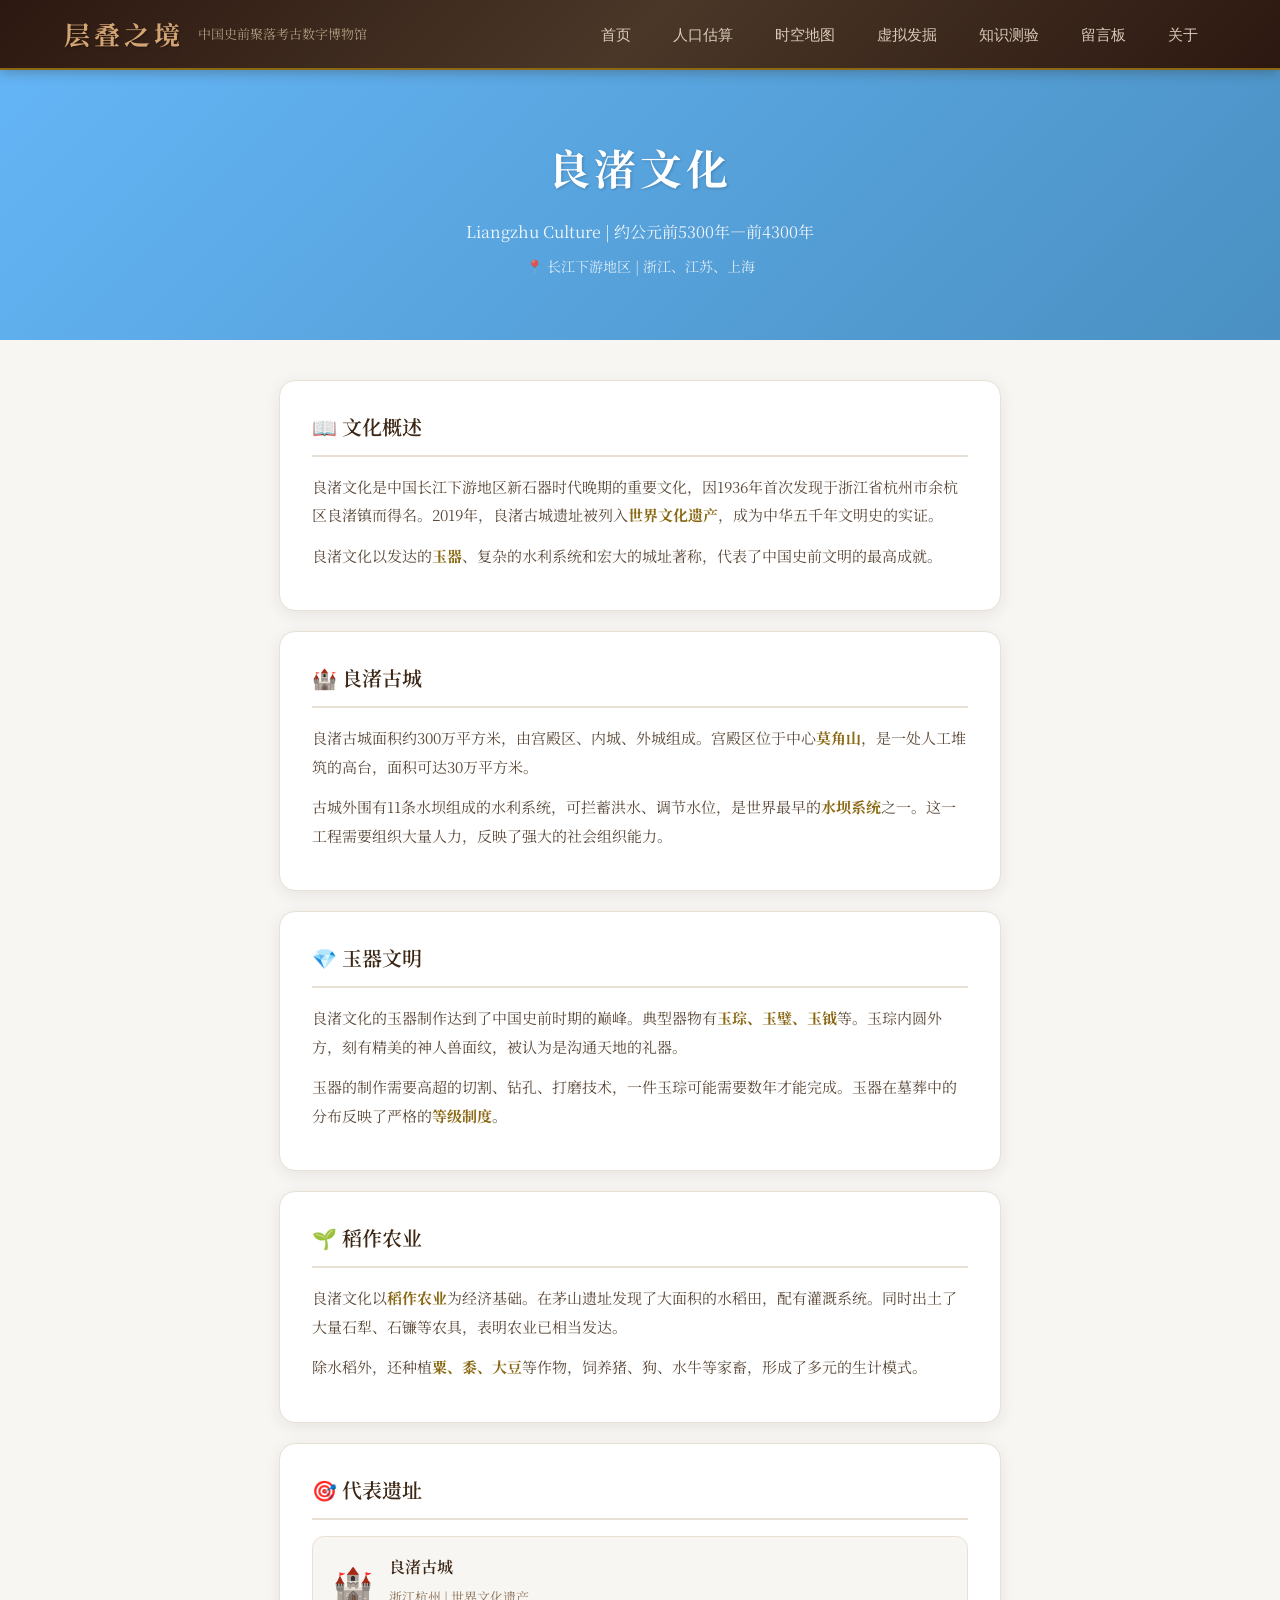
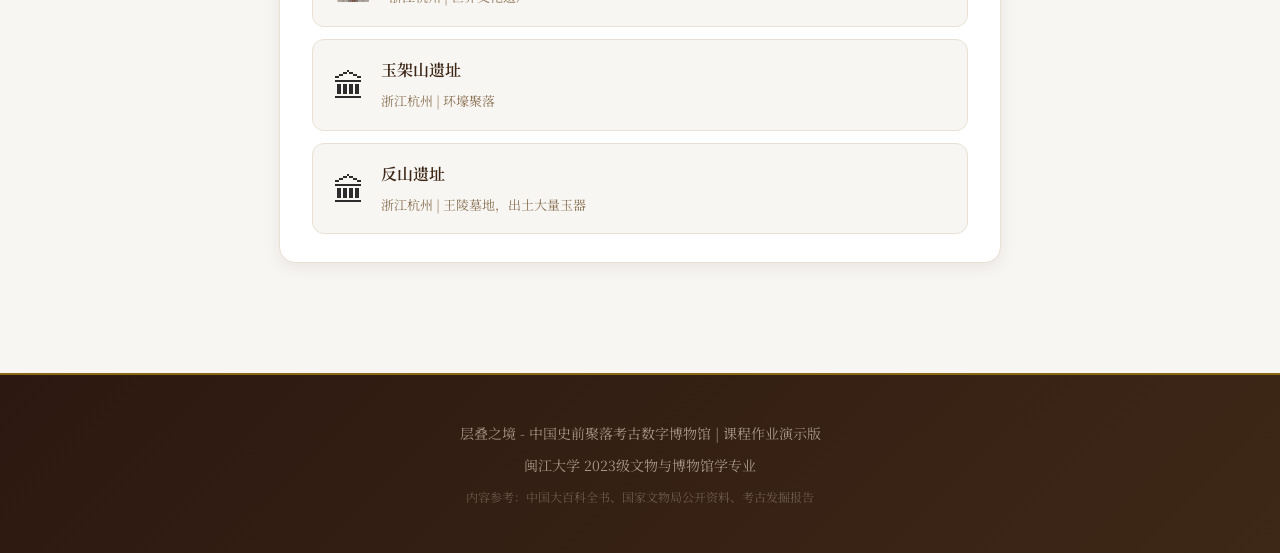
<file: liangzhu.html>
<!DOCTYPE html>
<html lang="zh-CN">
<head>
    <meta charset="UTF-8">
    <meta name="viewport" content="width=device-width, initial-scale=1.0">
    <title>良渚文化 - 层叠之境</title>
    <link rel="stylesheet" href="style.css">
</head>
<body>
    <nav class="navbar">
        <div class="nav-brand">
            <span class="logo">层叠之境</span>
            <span class="subtitle">中国史前聚落考古数字博物馆</span>
        </div>
        <ul class="nav-menu">
            <li><a href="index.html">首页</a></li>
            <li><a href="calculator.html">人口估算</a></li>
            <li><a href="map.html">时空地图</a></li>
            <li><a href="dig.html">虚拟发掘</a></li>
            <li><a href="quiz.html">知识测验</a></li>
            <li><a href="guestbook.html">留言板</a></li>
            <li><a href="about.html">关于</a></li>
        </ul>
    </nav>

    <main class="culture-detail-page">
        <div class="culture-hero" style="background: linear-gradient(135deg, #64B5F6 0%, #4a90c2 100%);">
            <h1>良渚文化</h1>
            <p class="culture-subtitle">Liangzhu Culture | 约公元前5300年—前4300年</p>
            <p class="culture-region">&#x1F4CD; 长江下游地区 | 浙江、江苏、上海</p>
        </div>

        <div class="culture-content">
            <section class="culture-section">
                <h2>&#x1F4D6; 文化概述</h2>
                <p>良渚文化是中国长江下游地区新石器时代晚期的重要文化，因1936年首次发现于浙江省杭州市余杭区良渚镇而得名。2019年，良渚古城遗址被列入<strong>世界文化遗产</strong>，成为中华五千年文明史的实证。</p>
                <p>良渚文化以发达的<strong>玉器</strong>、复杂的水利系统和宏大的城址著称，代表了中国史前文明的最高成就。</p>
            </section>

            <section class="culture-section">
                <h2>&#x1F3F0; 良渚古城</h2>
                <p>良渚古城面积约300万平方米，由宫殿区、内城、外城组成。宫殿区位于中心<strong>莫角山</strong>，是一处人工堆筑的高台，面积可达30万平方米。</p>
                <p>古城外围有11条水坝组成的水利系统，可拦蓄洪水、调节水位，是世界最早的<strong>水坝系统</strong>之一。这一工程需要组织大量人力，反映了强大的社会组织能力。</p>
            </section>

            <section class="culture-section">
                <h2>&#x1F48E; 玉器文明</h2>
                <p>良渚文化的玉器制作达到了中国史前时期的巅峰。典型器物有<strong>玉琮、玉璧、玉钺</strong>等。玉琮内圆外方，刻有精美的神人兽面纹，被认为是沟通天地的礼器。</p>
                <p>玉器的制作需要高超的切割、钻孔、打磨技术，一件玉琮可能需要数年才能完成。玉器在墓葬中的分布反映了严格的<strong>等级制度</strong>。</p>
            </section>

            <section class="culture-section">
                <h2>&#x1F331; 稻作农业</h2>
                <p>良渚文化以<strong>稻作农业</strong>为经济基础。在茅山遗址发现了大面积的水稻田，配有灌溉系统。同时出土了大量石犁、石镰等农具，表明农业已相当发达。</p>
                <p>除水稻外，还种植<strong>粟、黍、大豆</strong>等作物，饲养猪、狗、水牛等家畜，形成了多元的生计模式。</p>
            </section>

            <section class="culture-section">
                <h2>&#x1F3AF; 代表遗址</h2>
                <div class="site-links">
                    <div class="site-link-card">
                        <span class="site-link-icon">&#x1F3F0;</span>
                        <div>
                            <h4>良渚古城</h4>
                            <p>浙江杭州 | 世界文化遗产</p>
                        </div>
                    </div>
                    <div class="site-link-card">
                        <span class="site-link-icon">&#x1F3DB;</span>
                        <div>
                            <h4>玉架山遗址</h4>
                            <p>浙江杭州 | 环壕聚落</p>
                        </div>
                    </div>
                    <div class="site-link-card">
                        <span class="site-link-icon">&#x1F3DB;</span>
                        <div>
                            <h4>反山遗址</h4>
                            <p>浙江杭州 | 王陵墓地，出土大量玉器</p>
                        </div>
                    </div>
                </div>
            </section>
        </div>
    </main>

    <footer class="footer">
        <p>层叠之境 - 中国史前聚落考古数字博物馆 | 课程作业演示版</p>
        <p>闽江大学 2023级文物与博物馆学专业</p>
        <p style="font-size:12px;opacity:0.5;margin-top:8px;">内容参考：中国大百科全书、国家文物局公开资料、考古发掘报告</p>
    </footer>

    <script src="main.js"></script>
</body>
</html>
</file>
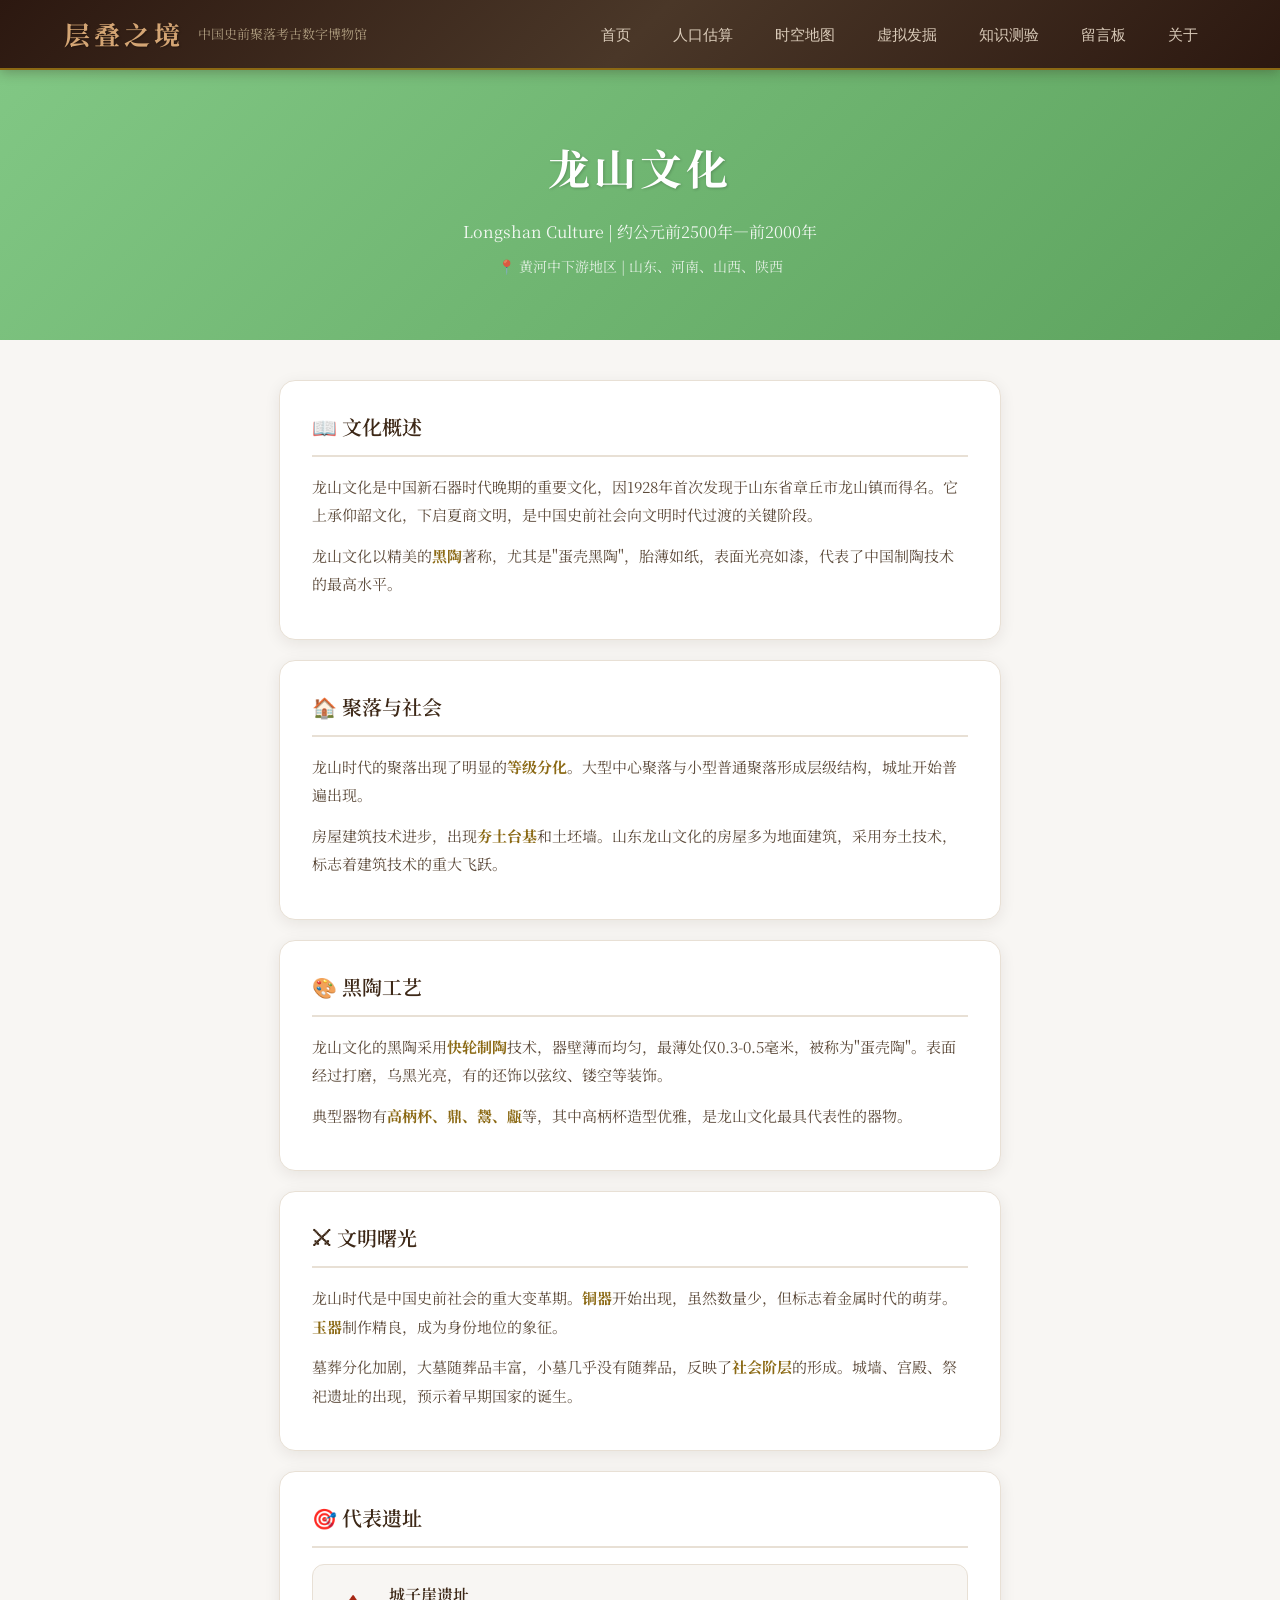
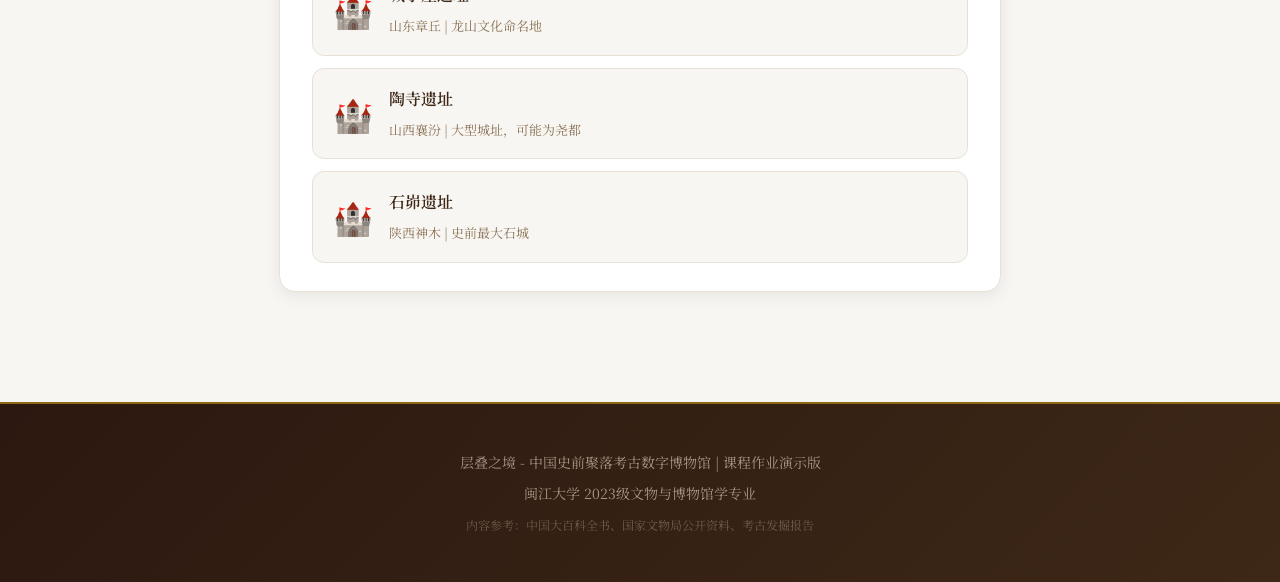
<file: longshan.html>
<!DOCTYPE html>
<html lang="zh-CN">
<head>
    <meta charset="UTF-8">
    <meta name="viewport" content="width=device-width, initial-scale=1.0">
    <title>龙山文化 - 层叠之境</title>
    <link rel="stylesheet" href="style.css">
</head>
<body>
    <nav class="navbar">
        <div class="nav-brand">
            <span class="logo">层叠之境</span>
            <span class="subtitle">中国史前聚落考古数字博物馆</span>
        </div>
        <ul class="nav-menu">
            <li><a href="index.html">首页</a></li>
            <li><a href="calculator.html">人口估算</a></li>
            <li><a href="map.html">时空地图</a></li>
            <li><a href="dig.html">虚拟发掘</a></li>
            <li><a href="quiz.html">知识测验</a></li>
            <li><a href="guestbook.html">留言板</a></li>
            <li><a href="about.html">关于</a></li>
        </ul>
    </nav>

    <main class="culture-detail-page">
        <div class="culture-hero" style="background: linear-gradient(135deg, #81C784 0%, #5da35e 100%);">
            <h1>龙山文化</h1>
            <p class="culture-subtitle">Longshan Culture | 约公元前2500年—前2000年</p>
            <p class="culture-region">&#x1F4CD; 黄河中下游地区 | 山东、河南、山西、陕西</p>
        </div>

        <div class="culture-content">
            <section class="culture-section">
                <h2>&#x1F4D6; 文化概述</h2>
                <p>龙山文化是中国新石器时代晚期的重要文化，因1928年首次发现于山东省章丘市龙山镇而得名。它上承仰韶文化，下启夏商文明，是中国史前社会向文明时代过渡的关键阶段。</p>
                <p>龙山文化以精美的<strong>黑陶</strong>著称，尤其是"蛋壳黑陶"，胎薄如纸，表面光亮如漆，代表了中国制陶技术的最高水平。</p>
            </section>

            <section class="culture-section">
                <h2>&#x1F3E0; 聚落与社会</h2>
                <p>龙山时代的聚落出现了明显的<strong>等级分化</strong>。大型中心聚落与小型普通聚落形成层级结构，城址开始普遍出现。</p>
                <p>房屋建筑技术进步，出现<strong>夯土台基</strong>和土坯墙。山东龙山文化的房屋多为地面建筑，采用夯土技术，标志着建筑技术的重大飞跃。</p>
            </section>

            <section class="culture-section">
                <h2>&#x1F3A8; 黑陶工艺</h2>
                <p>龙山文化的黑陶采用<strong>快轮制陶</strong>技术，器壁薄而均匀，最薄处仅0.3-0.5毫米，被称为"蛋壳陶"。表面经过打磨，乌黑光亮，有的还饰以弦纹、镂空等装饰。</p>
                <p>典型器物有<strong>高柄杯、鼎、鬶、甗</strong>等，其中高柄杯造型优雅，是龙山文化最具代表性的器物。</p>
            </section>

            <section class="culture-section">
                <h2>&#x2694; 文明曙光</h2>
                <p>龙山时代是中国史前社会的重大变革期。<strong>铜器</strong>开始出现，虽然数量少，但标志着金属时代的萌芽。<strong>玉器</strong>制作精良，成为身份地位的象征。</p>
                <p>墓葬分化加剧，大墓随葬品丰富，小墓几乎没有随葬品，反映了<strong>社会阶层</strong>的形成。城墙、宫殿、祭祀遗址的出现，预示着早期国家的诞生。</p>
            </section>

            <section class="culture-section">
                <h2>&#x1F3AF; 代表遗址</h2>
                <div class="site-links">
                    <div class="site-link-card">
                        <span class="site-link-icon">&#x1F3F0;</span>
                        <div>
                            <h4>城子崖遗址</h4>
                            <p>山东章丘 | 龙山文化命名地</p>
                        </div>
                    </div>
                    <div class="site-link-card">
                        <span class="site-link-icon">&#x1F3F0;</span>
                        <div>
                            <h4>陶寺遗址</h4>
                            <p>山西襄汾 | 大型城址，可能为尧都</p>
                        </div>
                    </div>
                    <div class="site-link-card">
                        <span class="site-link-icon">&#x1F3F0;</span>
                        <div>
                            <h4>石峁遗址</h4>
                            <p>陕西神木 | 史前最大石城</p>
                        </div>
                    </div>
                </div>
            </section>
        </div>
    </main>

    <footer class="footer">
        <p>层叠之境 - 中国史前聚落考古数字博物馆 | 课程作业演示版</p>
        <p>闽江大学 2023级文物与博物馆学专业</p>
        <p style="font-size:12px;opacity:0.5;margin-top:8px;">内容参考：中国大百科全书、国家文物局公开资料、考古发掘报告</p>
    </footer>

    <script src="main.js"></script>
</body>
</html>
</file>
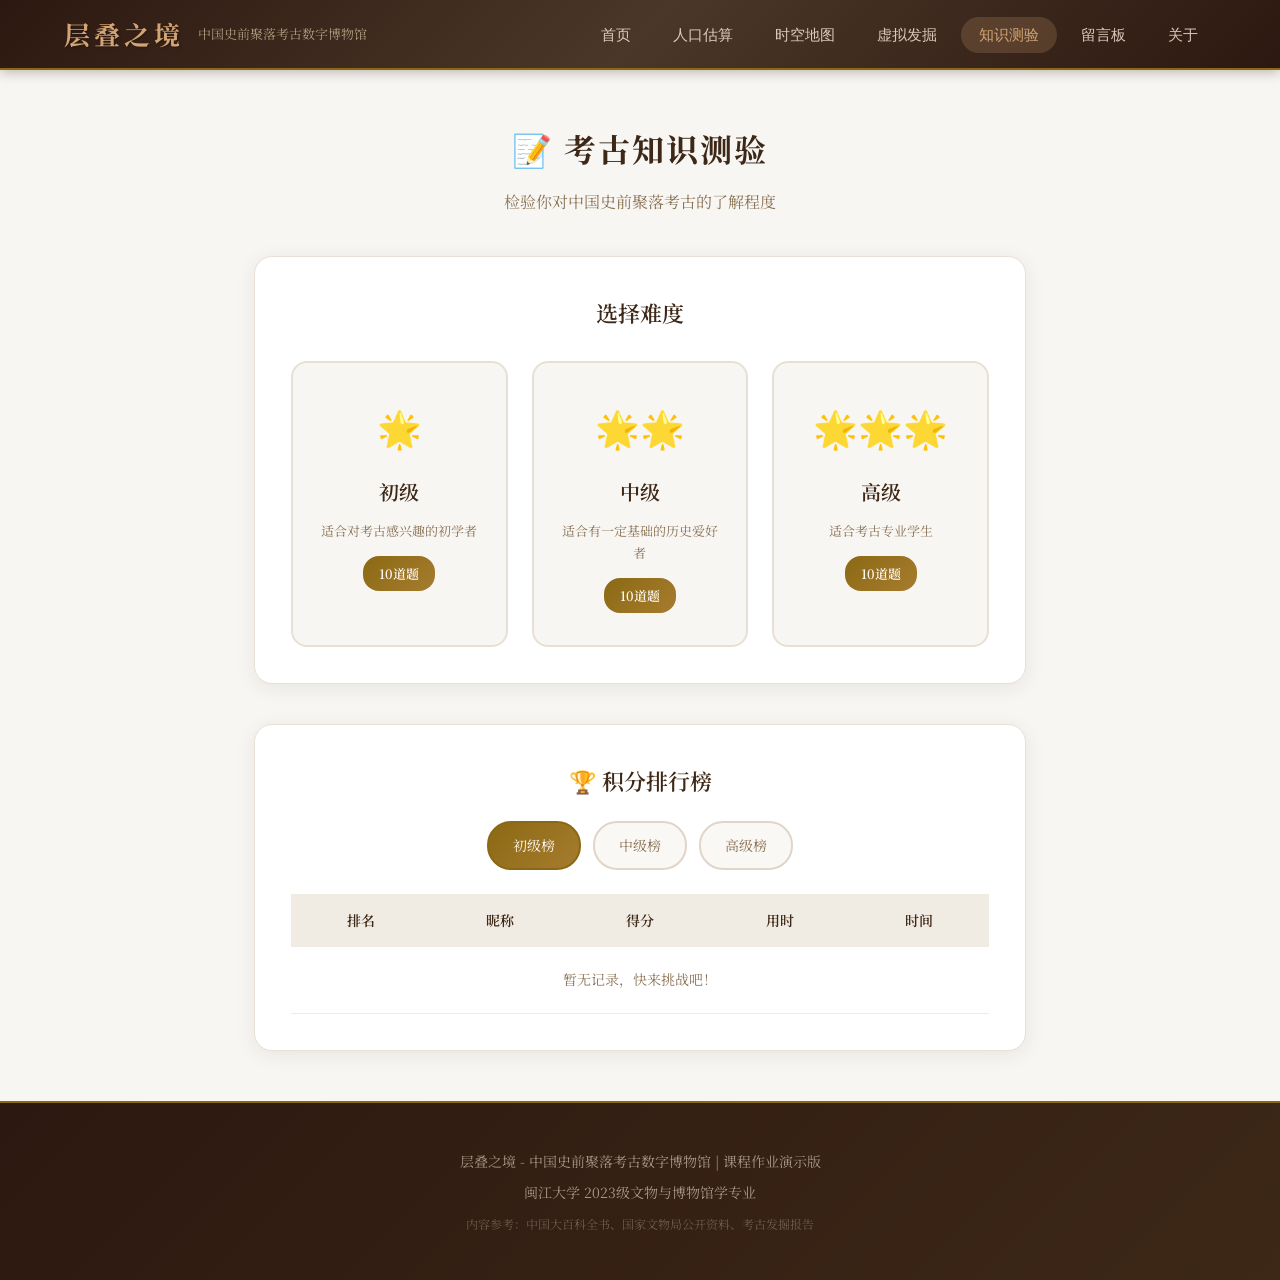
<file: quiz.html>
<!DOCTYPE html>
<html lang="zh-CN">
<head>
    <meta charset="UTF-8">
    <meta name="viewport" content="width=device-width, initial-scale=1.0">
    <title>考古知识测验 - 层叠之境</title>
    <link rel="stylesheet" href="style.css">
</head>
<body>
    <nav class="navbar">
        <div class="nav-brand">
            <span class="logo">层叠之境</span>
            <span class="subtitle">中国史前聚落考古数字博物馆</span>
        </div>
        <ul class="nav-menu">
            <li><a href="index.html">首页</a></li>
            <li><a href="calculator.html">人口估算</a></li>
            <li><a href="map.html">时空地图</a></li>
            <li><a href="dig.html">虚拟发掘</a></li>
            <li><a href="quiz.html" class="active">知识测验</a></li>
            <li><a href="guestbook.html">留言板</a></li>
            <li><a href="about.html">关于</a></li>
        </ul>
    </nav>

    <main class="quiz-page">
        <div class="quiz-header">
            <h1>&#x1F4DD; 考古知识测验</h1>
            <p>检验你对中国史前聚落考古的了解程度</p>
        </div>

        <!-- 难度选择 -->
        <div class="difficulty-select" id="difficultySelect">
            <h3>选择难度</h3>
            <div class="difficulty-cards">
                <div class="difficulty-card" onclick="startQuiz('easy')">
                    <div class="diff-icon">&#x1F31F;</div>
                    <h4>初级</h4>
                    <p>适合对考古感兴趣的初学者</p>
                    <span class="diff-tag">10道题</span>
                </div>
                <div class="difficulty-card" onclick="startQuiz('medium')">
                    <div class="diff-icon">&#x1F31F;&#x1F31F;</div>
                    <h4>中级</h4>
                    <p>适合有一定基础的历史爱好者</p>
                    <span class="diff-tag">10道题</span>
                </div>
                <div class="difficulty-card" onclick="startQuiz('hard')">
                    <div class="diff-icon">&#x1F31F;&#x1F31F;&#x1F31F;</div>
                    <h4>高级</h4>
                    <p>适合考古专业学生</p>
                    <span class="diff-tag">10道题</span>
                </div>
            </div>
        </div>

        <!-- 答题区 -->
        <div class="quiz-area" id="quizArea" style="display:none;">
            <div class="quiz-progress">
                <span id="currentQ">1</span> / <span id="totalQ">10</span>
                <div class="progress-bar">
                    <div class="progress-fill" id="quizProgress"></div>
                </div>
            </div>

            <div class="question-card" id="questionCard">
                <div class="question-text" id="questionText"></div>
                <div class="options" id="options"></div>
            </div>

            <div class="quiz-nav">
                <button class="btn-prev" id="btnPrev" onclick="prevQuestion()" style="display:none;">上一题</button>
                <button class="btn-next" id="btnNext" onclick="nextQuestion()" style="display:none;">下一题</button>
                <button class="btn-submit" id="btnSubmit" onclick="submitQuiz()" style="display:none;">提交答卷</button>
            </div>
        </div>

        <!-- 结果区 -->
        <div class="result-area" id="resultArea" style="display:none;">
            <div class="result-score">
                <div class="score-circle">
                    <span class="score-num" id="scoreNum">0</span>
                    <span class="score-total">/ 10</span>
                </div>
                <div class="score-text" id="scoreText"></div>
            </div>

            <div class="result-detail" id="resultDetail"></div>

            <div class="result-actions">
                <button class="btn-primary" onclick="saveScore()">保存成绩到排行榜</button>
                <button class="btn-reset" onclick="restartQuiz()">重新测验</button>
            </div>
        </div>

        <!-- 排行榜 -->
        <div class="leaderboard-section">
            <h3>&#x1F3C6; 积分排行榜</h3>
            <div class="leaderboard-tabs">
                <span class="tab active" onclick="showLeaderboard('easy')">初级榜</span>
                <span class="tab" onclick="showLeaderboard('medium')">中级榜</span>
                <span class="tab" onclick="showLeaderboard('hard')">高级榜</span>
            </div>
            <table class="leaderboard-table" id="leaderboardTable">
                <tr>
                    <th>排名</th>
                    <th>昵称</th>
                    <th>得分</th>
                    <th>用时</th>
                    <th>时间</th>
                </tr>
            </table>
        </div>
    </main>

    <footer class="footer">
        <p>层叠之境 - 中国史前聚落考古数字博物馆 | 课程作业演示版</p>
        <p>闽江大学 2023级文物与博物馆学专业</p>
        <p style="font-size:12px;opacity:0.5;margin-top:8px;">内容参考：中国大百科全书、国家文物局公开资料、考古发掘报告</p>
    </footer>

    <script src="quiz.js"></script>
</body>
</html>
</file>
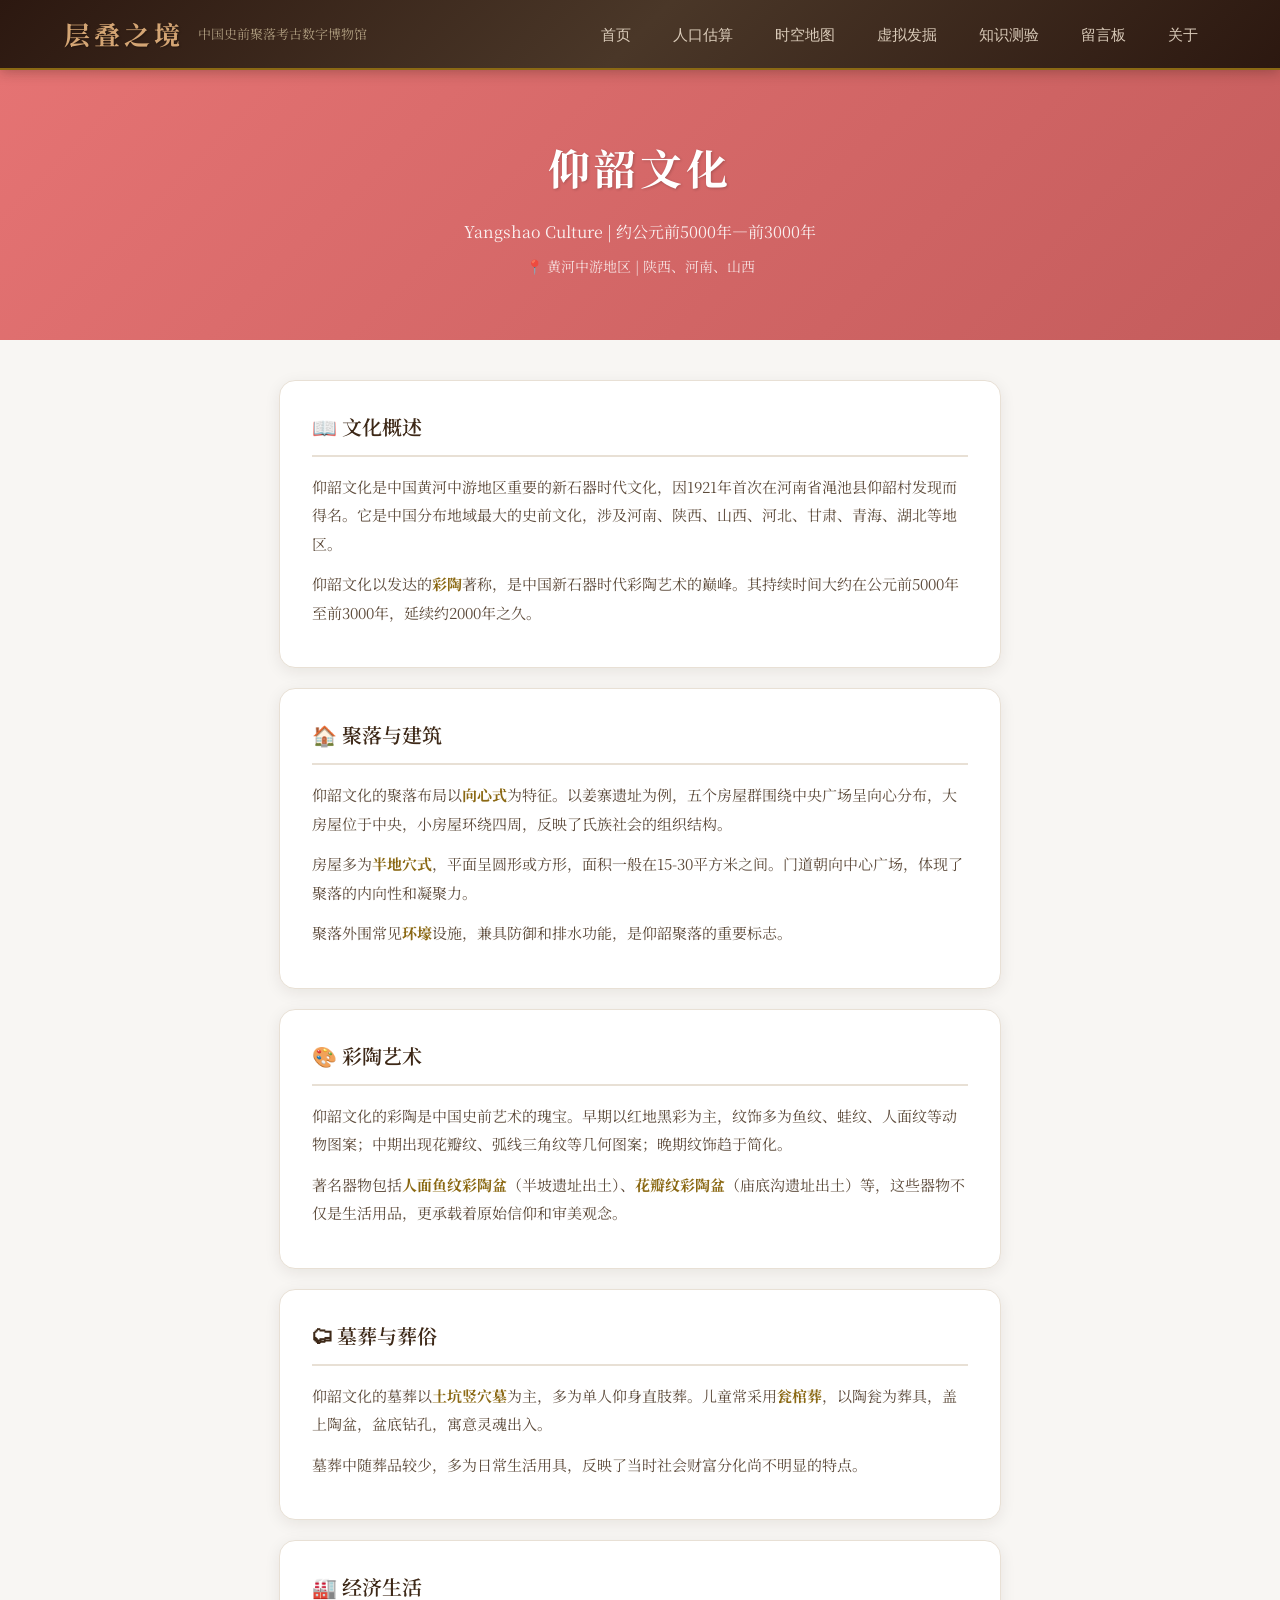
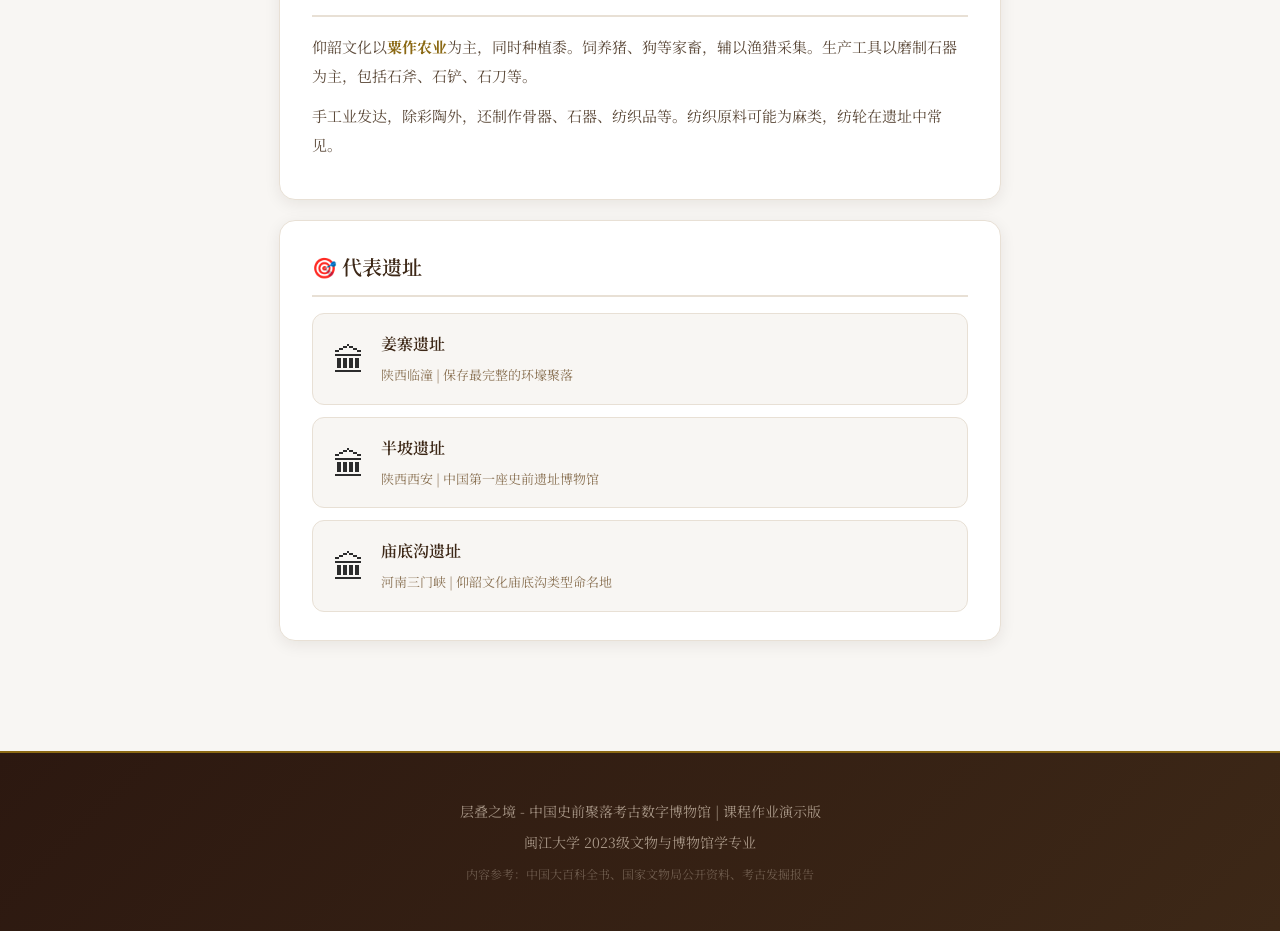
<file: yangshao.html>
<!DOCTYPE html>
<html lang="zh-CN">
<head>
    <meta charset="UTF-8">
    <meta name="viewport" content="width=device-width, initial-scale=1.0">
    <title>仰韶文化 - 层叠之境</title>
    <link rel="stylesheet" href="style.css">
</head>
<body>
    <nav class="navbar">
        <div class="nav-brand">
            <span class="logo">层叠之境</span>
            <span class="subtitle">中国史前聚落考古数字博物馆</span>
        </div>
        <ul class="nav-menu">
            <li><a href="index.html">首页</a></li>
            <li><a href="calculator.html">人口估算</a></li>
            <li><a href="map.html">时空地图</a></li>
            <li><a href="dig.html">虚拟发掘</a></li>
            <li><a href="quiz.html">知识测验</a></li>
            <li><a href="guestbook.html">留言板</a></li>
            <li><a href="about.html">关于</a></li>
        </ul>
    </nav>

    <main class="culture-detail-page">
        <div class="culture-hero" style="background: linear-gradient(135deg, #E57373 0%, #c45c5c 100%);">
            <h1>仰韶文化</h1>
            <p class="culture-subtitle">Yangshao Culture | 约公元前5000年—前3000年</p>
            <p class="culture-region">&#x1F4CD; 黄河中游地区 | 陕西、河南、山西</p>
        </div>

        <div class="culture-content">
            <section class="culture-section">
                <h2>&#x1F4D6; 文化概述</h2>
                <p>仰韶文化是中国黄河中游地区重要的新石器时代文化，因1921年首次在河南省渑池县仰韶村发现而得名。它是中国分布地域最大的史前文化，涉及河南、陕西、山西、河北、甘肃、青海、湖北等地区。</p>
                <p>仰韶文化以发达的<strong>彩陶</strong>著称，是中国新石器时代彩陶艺术的巅峰。其持续时间大约在公元前5000年至前3000年，延续约2000年之久。</p>
            </section>

            <section class="culture-section">
                <h2>&#x1F3E0; 聚落与建筑</h2>
                <p>仰韶文化的聚落布局以<strong>向心式</strong>为特征。以姜寨遗址为例，五个房屋群围绕中央广场呈向心分布，大房屋位于中央，小房屋环绕四周，反映了氏族社会的组织结构。</p>
                <p>房屋多为<strong>半地穴式</strong>，平面呈圆形或方形，面积一般在15-30平方米之间。门道朝向中心广场，体现了聚落的内向性和凝聚力。</p>
                <p>聚落外围常见<strong>环壕</strong>设施，兼具防御和排水功能，是仰韶聚落的重要标志。</p>
            </section>

            <section class="culture-section">
                <h2>&#x1F3A8; 彩陶艺术</h2>
                <p>仰韶文化的彩陶是中国史前艺术的瑰宝。早期以红地黑彩为主，纹饰多为鱼纹、蛙纹、人面纹等动物图案；中期出现花瓣纹、弧线三角纹等几何图案；晚期纹饰趋于简化。</p>
                <p>著名器物包括<strong>人面鱼纹彩陶盆</strong>（半坡遗址出土）、<strong>花瓣纹彩陶盆</strong>（庙底沟遗址出土）等，这些器物不仅是生活用品，更承载着原始信仰和审美观念。</p>
            </section>

            <section class="culture-section">
                <h2>&#x26B0; 墓葬与葬俗</h2>
                <p>仰韶文化的墓葬以<strong>土坑竖穴墓</strong>为主，多为单人仰身直肢葬。儿童常采用<strong>瓮棺葬</strong>，以陶瓮为葬具，盖上陶盆，盆底钻孔，寓意灵魂出入。</p>
                <p>墓葬中随葬品较少，多为日常生活用具，反映了当时社会财富分化尚不明显的特点。</p>
            </section>

            <section class="culture-section">
                <h2>&#x1F3ED; 经济生活</h2>
                <p>仰韶文化以<strong>粟作农业</strong>为主，同时种植黍。饲养猪、狗等家畜，辅以渔猎采集。生产工具以磨制石器为主，包括石斧、石铲、石刀等。</p>
                <p>手工业发达，除彩陶外，还制作骨器、石器、纺织品等。纺织原料可能为麻类，纺轮在遗址中常见。</p>
            </section>

            <section class="culture-section">
                <h2>&#x1F3AF; 代表遗址</h2>
                <div class="site-links">
                    <a href="jiangzhai.html" class="site-link-card">
                        <span class="site-link-icon">&#x1F3DB;</span>
                        <div>
                            <h4>姜寨遗址</h4>
                            <p>陕西临潼 | 保存最完整的环壕聚落</p>
                        </div>
                    </a>
                    <div class="site-link-card">
                        <span class="site-link-icon">&#x1F3DB;</span>
                        <div>
                            <h4>半坡遗址</h4>
                            <p>陕西西安 | 中国第一座史前遗址博物馆</p>
                        </div>
                    </div>
                    <div class="site-link-card">
                        <span class="site-link-icon">&#x1F3DB;</span>
                        <div>
                            <h4>庙底沟遗址</h4>
                            <p>河南三门峡 | 仰韶文化庙底沟类型命名地</p>
                        </div>
                    </div>
                </div>
            </section>
        </div>
    </main>

    <footer class="footer">
        <p>层叠之境 - 中国史前聚落考古数字博物馆 | 课程作业演示版</p>
        <p>闽江大学 2023级文物与博物馆学专业</p>
        <p style="font-size:12px;opacity:0.5;margin-top:8px;">内容参考：中国大百科全书、国家文物局公开资料、考古发掘报告</p>
    </footer>

    <script src="main.js"></script>
</body>
</html>
</file>
<file: style.css>
/* ===== 字体引入 ===== */
@import url('https://fonts.googleapis.com/css2?family=Noto+Serif+SC:wght@400;500;600;700&display=swap');

/* ===== 基础重置 ===== */
* {
    margin: 0;
    padding: 0;
    box-sizing: border-box;
}

body {
    font-family: "STZhongsong", "华文中宋", "Noto Serif SC", "SimSun", serif;
    background: #f8f6f3;
    color: #2c2c2c;
    line-height: 1.8;
}

/* ===== 导航栏 ===== */
.navbar {
    background: linear-gradient(135deg, #2c1810 0%, #4a3728 50%, #2c1810 100%);
    color: #f5e6d3;
    padding: 0 5%;
    display: flex;
    justify-content: space-between;
    align-items: center;
    height: 70px;
    position: sticky;
    top: 0;
    z-index: 100;
    box-shadow: 0 2px 12px rgba(44,24,16,0.3);
    border-bottom: 2px solid #8b6914;
}

.nav-brand {
    display: flex;
    align-items: center;
    gap: 14px;
}

.logo {
    font-size: 26px;
    font-weight: 700;
    letter-spacing: 4px;
    color: #d4a574;
    text-shadow: 1px 1px 2px rgba(0,0,0,0.3);
}

.subtitle {
    font-size: 13px;
    opacity: 0.8;
    font-weight: 400;
    color: #c9b896;
}

.nav-menu {
    display: flex;
    list-style: none;
    gap: 6px;
}

.nav-menu a {
    color: rgba(245,230,211,0.85);
    text-decoration: none;
    padding: 10px 18px;
    border-radius: 24px;
    font-size: 15px;
    transition: all 0.3s;
    font-family: "STZhongsong", "华文中宋", serif;
}

.nav-menu a:hover,
.nav-menu a.active {
    background: rgba(212,165,116,0.2);
    color: #d4a574;
}

/* ===== 首页横幅 ===== */
.hero {
    background: linear-gradient(135deg, #e8dfd0 0%, #d4c4a8 50%, #c9b896 100%);
    padding: 70px 5%;
    display: flex;
    justify-content: space-between;
    align-items: center;
    min-height: 480px;
    position: relative;
    overflow: hidden;
}

.hero::before {
    content: '';
    position: absolute;
    top: -50%;
    right: -20%;
    width: 600px;
    height: 600px;
    background: radial-gradient(circle, rgba(139,105,20,0.08) 0%, transparent 70%);
    border-radius: 50%;
}

.hero-content {
    flex: 1;
    max-width: 520px;
    position: relative;
    z-index: 1;
}

.hero-content h1 {
    font-size: 38px;
    color: #3d2817;
    margin-bottom: 18px;
    line-height: 1.4;
    font-weight: 700;
    letter-spacing: 2px;
}

.hero-content p {
    font-size: 17px;
    color: #5c4a3a;
    margin-bottom: 32px;
    line-height: 1.9;
}

.btn-primary {
    display: inline-block;
    background: linear-gradient(135deg, #8b6914, #a67c2e);
    color: #fff8f0;
    padding: 16px 36px;
    border-radius: 30px;
    text-decoration: none;
    font-size: 16px;
    font-weight: 600;
    transition: all 0.3s;
    box-shadow: 0 4px 16px rgba(139,105,20,0.3);
    border: none;
    cursor: pointer;
    font-family: "STZhongsong", "华文中宋", serif;
}

.btn-primary:hover {
    background: linear-gradient(135deg, #a67c2e, #c49a3b);
    transform: translateY(-2px);
    box-shadow: 0 6px 20px rgba(139,105,20,0.4);
}

/* 聚落预览图 */
.hero-visual {
    flex: 1;
    display: flex;
    justify-content: center;
    position: relative;
    z-index: 1;
}

.settlement-preview {
    width: 300px;
    height: 300px;
    background: #c9b896;
    border-radius: 50%;
    position: relative;
    border: 4px solid #8b6914;
    box-shadow: 0 12px 32px rgba(44,24,16,0.2), inset 0 0 60px rgba(139,105,20,0.1);
}

.moat {
    position: absolute;
    width: 260px;
    height: 260px;
    border: 3px dashed #6b4e23;
    border-radius: 50%;
    top: 50%;
    left: 50%;
    transform: translate(-50%, -50%);
}

.house {
    position: absolute;
    width: 40px;
    height: 40px;
    background: #8b7355;
    border-radius: 4px;
    border: 2px solid #5c4033;
}

.house::after {
    content: '';
    position: absolute;
    top: -14px;
    left: -4px;
    width: 0;
    height: 0;
    border-left: 24px solid transparent;
    border-right: 24px solid transparent;
    border-bottom: 16px solid #6b5344;
}

.h1 { top: 65px; left: 85px; }
.h2 { top: 110px; right: 65px; }
.h3 { bottom: 85px; right: 85px; }
.h4 { bottom: 65px; left: 95px; }

.label {
    position: absolute;
    bottom: -45px;
    left: 50%;
    transform: translateX(-50%);
    font-size: 13px;
    color: #5c4033;
    white-space: nowrap;
    font-weight: 500;
}

/* ===== 特色功能 ===== */
.features {
    padding: 70px 5%;
    background: #f8f6f3;
}

.features h2 {
    text-align: center;
    font-size: 32px;
    color: #3d2817;
    margin-bottom: 50px;
    font-weight: 700;
    letter-spacing: 3px;
    position: relative;
}

.features h2::after {
    content: '';
    display: block;
    width: 60px;
    height: 3px;
    background: linear-gradient(90deg, #8b6914, #d4a574);
    margin: 12px auto 0;
    border-radius: 2px;
}

.feature-grid {
    display: grid;
    grid-template-columns: repeat(auto-fit, minmax(260px, 1fr));
    gap: 28px;
    max-width: 1100px;
    margin: 0 auto;
}

.feature-card {
    background: #fff;
    border-radius: 16px;
    padding: 36px 28px;
    text-align: center;
    transition: all 0.4s;
    border: 1px solid #e8e0d5;
    box-shadow: 0 4px 16px rgba(44,24,16,0.06);
}

.feature-card:hover {
    transform: translateY(-6px);
    box-shadow: 0 12px 32px rgba(44,24,16,0.12);
    border-color: #d4a574;
}

.feature-icon {
    font-size: 44px;
    margin-bottom: 18px;
}

.feature-card h3 {
    font-size: 20px;
    color: #3d2817;
    margin-bottom: 12px;
    font-weight: 600;
}

.feature-card p {
    font-size: 14px;
    color: #6b5b4f;
    line-height: 1.8;
}

/* ===== 聚落百科 ===== */
.encyclopedia {
    padding: 70px 5%;
    background: linear-gradient(180deg, #f0ebe3 0%, #f8f6f3 100%);
}

.encyclopedia h2 {
    text-align: center;
    font-size: 32px;
    color: #3d2817;
    margin-bottom: 50px;
    font-weight: 700;
    letter-spacing: 3px;
}

.encyclopedia h2::after {
    content: '';
    display: block;
    width: 60px;
    height: 3px;
    background: linear-gradient(90deg, #8b6914, #d4a574);
    margin: 12px auto 0;
    border-radius: 2px;
}

.culture-list {
    max-width: 750px;
    margin: 0 auto;
    display: flex;
    flex-direction: column;
    gap: 18px;
}

.culture-item {
    display: flex;
    background: #fff;
    border-radius: 14px;
    overflow: hidden;
    box-shadow: 0 4px 16px rgba(44,24,16,0.08);
    transition: all 0.3s;
    cursor: pointer;
    text-decoration: none;
    color: inherit;
}

.culture-item:hover {
    transform: translateX(8px);
    box-shadow: 0 8px 24px rgba(44,24,16,0.12);
}

.culture-color {
    width: 10px;
    min-height: 100%;
}

.culture-info {
    padding: 24px 28px;
    flex: 1;
}

.culture-info h4 {
    font-size: 20px;
    color: #3d2817;
    margin-bottom: 8px;
    font-weight: 600;
}

.culture-info p {
    font-size: 14px;
    color: #8b7355;
    margin-bottom: 12px;
}

.tag {
    display: inline-block;
    background: #f0ebe3;
    color: #6b4e23;
    padding: 5px 14px;
    border-radius: 16px;
    font-size: 13px;
    margin-right: 10px;
    border: 1px solid #e0d5c8;
}

/* ===== 新板块：精选遗址 ===== */
.featured-sites {
    padding: 70px 5%;
    background: #fff;
}

.featured-sites h2 {
    text-align: center;
    font-size: 32px;
    color: #3d2817;
    margin-bottom: 50px;
    font-weight: 700;
    letter-spacing: 3px;
}

.featured-sites h2::after {
    content: '';
    display: block;
    width: 60px;
    height: 3px;
    background: linear-gradient(90deg, #8b6914, #d4a574);
    margin: 12px auto 0;
    border-radius: 2px;
}

.sites-grid {
    display: grid;
    grid-template-columns: repeat(auto-fit, minmax(300px, 1fr));
    gap: 28px;
    max-width: 1100px;
    margin: 0 auto;
}

.site-card {
    background: #f8f6f3;
    border-radius: 16px;
    overflow: hidden;
    box-shadow: 0 4px 16px rgba(44,24,16,0.08);
    transition: all 0.4s;
    border: 1px solid #e8e0d5;
}

.site-card:hover {
    transform: translateY(-6px);
    box-shadow: 0 12px 32px rgba(44,24,16,0.15);
}

.site-image {
    height: 180px;
    background: linear-gradient(135deg, #c9b896, #d4c4a8);
    display: flex;
    align-items: center;
    justify-content: center;
    font-size: 64px;
    position: relative;
}

.site-image::after {
    content: '';
    position: absolute;
    bottom: 0;
    left: 0;
    right: 0;
    height: 60px;
    background: linear-gradient(transparent, rgba(44,24,16,0.3));
}

.site-content {
    padding: 24px;
}

.site-content h3 {
    font-size: 20px;
    color: #3d2817;
    margin-bottom: 8px;
    font-weight: 600;
}

.site-content .site-meta {
    font-size: 13px;
    color: #8b7355;
    margin-bottom: 12px;
}

.site-content p {
    font-size: 14px;
    color: #5c4a3a;
    line-height: 1.8;
}

.site-link {
    display: inline-block;
    margin-top: 14px;
    color: #8b6914;
    text-decoration: none;
    font-size: 14px;
    font-weight: 600;
    transition: color 0.3s;
}

.site-link:hover {
    color: #a67c2e;
}

/* ===== 新板块：考古时间轴 ===== */
.timeline-section {
    padding: 70px 5%;
    background: linear-gradient(180deg, #f8f6f3 0%, #f0ebe3 100%);
}

.timeline-section h2 {
    text-align: center;
    font-size: 32px;
    color: #3d2817;
    margin-bottom: 50px;
    font-weight: 700;
    letter-spacing: 3px;
}

.timeline-section h2::after {
    content: '';
    display: block;
    width: 60px;
    height: 3px;
    background: linear-gradient(90deg, #8b6914, #d4a574);
    margin: 12px auto 0;
    border-radius: 2px;
}

.timeline {
    max-width: 800px;
    margin: 0 auto;
    position: relative;
    padding-left: 40px;
}

.timeline::before {
    content: '';
    position: absolute;
    left: 12px;
    top: 0;
    bottom: 0;
    width: 3px;
    background: linear-gradient(180deg, #8b6914, #d4a574, #c9b896);
    border-radius: 2px;
}

.timeline-item {
    position: relative;
    margin-bottom: 36px;
    padding-left: 30px;
}

.timeline-item::before {
    content: '';
    position: absolute;
    left: -34px;
    top: 6px;
    width: 16px;
    height: 16px;
    background: #8b6914;
    border-radius: 50%;
    border: 3px solid #f0ebe3;
    box-shadow: 0 0 0 3px #d4a574;
}

.timeline-date {
    font-size: 15px;
    color: #8b6914;
    font-weight: 600;
    margin-bottom: 6px;
}

.timeline-content {
    background: #fff;
    padding: 20px 24px;
    border-radius: 12px;
    box-shadow: 0 4px 12px rgba(44,24,16,0.08);
    border-left: 4px solid #d4a574;
}

.timeline-content h4 {
    font-size: 18px;
    color: #3d2817;
    margin-bottom: 8px;
    font-weight: 600;
}

.timeline-content p {
    font-size: 14px;
    color: #6b5b4f;
    line-height: 1.8;
}

/* ===== 页脚 ===== */
.footer {
    background: linear-gradient(135deg, #2c1810 0%, #3d2817 100%);
    color: rgba(245,230,211,0.6);
    text-align: center;
    padding: 40px 5%;
    font-size: 14px;
    border-top: 2px solid #8b6914;
}

.footer p {
    margin: 6px 0;
}

/* ===== 计算器页面 ===== */
.calculator-page {
    padding: 50px 5%;
    max-width: 1200px;
    margin: 0 auto;
}

.calc-header {
    text-align: center;
    margin-bottom: 50px;
}

.calc-header h1 {
    font-size: 32px;
    color: #3d2817;
    margin-bottom: 12px;
    font-weight: 700;
    letter-spacing: 2px;
}

.calc-header p {
    color: #8b7355;
    font-size: 16px;
}

.calc-container {
    display: grid;
    grid-template-columns: 1fr 1.5fr;
    gap: 36px;
}

.input-panel,
.result-panel {
    background: #fff;
    border-radius: 18px;
    padding: 32px;
    box-shadow: 0 4px 20px rgba(44,24,16,0.08);
    border: 1px solid #e8e0d5;
}

.input-panel h3,
.result-panel h3 {
    font-size: 20px;
    color: #3d2817;
    margin-bottom: 24px;
    padding-bottom: 14px;
    border-bottom: 2px solid #e8e0d5;
    font-weight: 600;
}

.input-group {
    margin-bottom: 24px;
}

.input-group label {
    display: block;
    font-size: 15px;
    color: #5c4a3a;
    margin-bottom: 8px;
    font-weight: 600;
}

.input-group input {
    width: 100%;
    padding: 14px 18px;
    border: 2px solid #e0d5c8;
    border-radius: 12px;
    font-size: 16px;
    transition: border-color 0.3s;
    font-family: "STZhongsong", "华文中宋", serif;
    background: #faf8f5;
}

.input-group input:focus {
    outline: none;
    border-color: #8b6914;
    background: #fff;
}

.hint {
    display: block;
    font-size: 13px;
    color: #a09080;
    margin-top: 6px;
}

.btn-calculate,
.btn-reset {
    width: 100%;
    padding: 16px;
    border: none;
    border-radius: 12px;
    font-size: 16px;
    font-weight: 600;
    cursor: pointer;
    transition: all 0.3s;
    margin-bottom: 12px;
    font-family: "STZhongsong", "华文中宋", serif;
}

.btn-calculate {
    background: linear-gradient(135deg, #8b6914, #a67c2e);
    color: #fff8f0;
}

.btn-calculate:hover {
    background: linear-gradient(135deg, #a67c2e, #c49a3b);
    transform: translateY(-2px);
    box-shadow: 0 6px 20px rgba(139,105,20,0.3);
}

.btn-reset {
    background: #f0ebe3;
    color: #6b5b4f;
}

.btn-reset:hover {
    background: #e0d5c8;
}

/* 结果卡片 */
.result-cards {
    display: grid;
    grid-template-columns: repeat(3, 1fr);
    gap: 18px;
    margin-bottom: 28px;
}

.result-card {
    background: #f8f6f3;
    border-radius: 14px;
    padding: 24px;
    text-align: center;
    border: 1px solid #e8e0d5;
}

.result-card.main {
    background: linear-gradient(135deg, #8b6914, #a67c2e);
    color: #fff8f0;
    border: none;
}

.result-label {
    font-size: 13px;
    opacity: 0.85;
    margin-bottom: 10px;
}

.result-value {
    font-size: 36px;
    font-weight: 700;
    margin-bottom: 6px;
}

.result-unit {
    font-size: 14px;
    opacity: 0.75;
}

/* 方法对比表 */
.method-comparison {
    margin-bottom: 28px;
}

.method-comparison h4 {
    font-size: 16px;
    color: #3d2817;
    margin-bottom: 14px;
    font-weight: 600;
}

.compare-table {
    width: 100%;
    border-collapse: collapse;
    font-size: 14px;
}

.compare-table th,
.compare-table td {
    padding: 12px 14px;
    text-align: left;
    border-bottom: 1px solid #e0d5c8;
}

.compare-table th {
    background: #f0ebe3;
    color: #3d2817;
    font-weight: 600;
}

.compare-table td.highlight {
    color: #8b6914;
    font-weight: 700;
}

/* 参考案例 */
.reference-info h4 {
    font-size: 16px;
    color: #3d2817;
    margin-bottom: 14px;
    font-weight: 600;
}

.case-item {
    background: #faf8f5;
    padding: 16px 18px;
    border-radius: 12px;
    margin-bottom: 12px;
    font-size: 14px;
    line-height: 1.9;
    border: 1px solid #e8e0d5;
}

.case-item strong {
    color: #3d2817;
}

/* ===== 地图页面 ===== */
.map-page {
    padding: 50px 5%;
}

.map-header {
    text-align: center;
    margin-bottom: 36px;
}

.map-header h1 {
    font-size: 32px;
    color: #3d2817;
    margin-bottom: 12px;
    font-weight: 700;
    letter-spacing: 2px;
}

.map-header p {
    color: #8b7355;
}

.map-container {
    display: grid;
    grid-template-columns: 1fr 220px;
    gap: 24px;
    max-width: 1200px;
    margin: 0 auto;
}

.timeline-control {
    grid-column: 1 / -1;
    background: #fff;
    padding: 24px 28px;
    border-radius: 14px;
    box-shadow: 0 4px 16px rgba(44,24,16,0.08);
    border: 1px solid #e8e0d5;
}

.timeline-control label {
    display: block;
    font-size: 18px;
    color: #3d2817;
    font-weight: 600;
    margin-bottom: 14px;
}

#timeline {
    width: 100%;
    height: 8px;
    -webkit-appearance: none;
    appearance: none;
    background: #e0d5c8;
    border-radius: 4px;
    outline: none;
}

#timeline::-webkit-slider-thumb {
    -webkit-appearance: none;
    width: 28px;
    height: 28px;
    background: linear-gradient(135deg, #8b6914, #a67c2e);
    border-radius: 50%;
    cursor: pointer;
    box-shadow: 0 2px 8px rgba(139,105,20,0.3);
}

.timeline-labels {
    display: flex;
    justify-content: space-between;
    margin-top: 10px;
    font-size: 13px;
    color: #8b7355;
}

.map-view {
    height: 520px;
    border-radius: 14px;
    box-shadow: 0 4px 16px rgba(44,24,16,0.08);
    background: #e8dfd0;
    border: 1px solid #e0d5c8;
}

.map-legend {
    background: #fff;
    padding: 24px;
    border-radius: 14px;
    box-shadow: 0 4px 16px rgba(44,24,16,0.08);
    height: fit-content;
    border: 1px solid #e8e0d5;
}

.map-legend h4 {
    font-size: 16px;
    color: #3d2817;
    margin-bottom: 18px;
    font-weight: 600;
}

.legend-item {
    display: flex;
    align-items: center;
    gap: 12px;
    margin-bottom: 14px;
    font-size: 14px;
}

.legend-dot {
    width: 16px;
    height: 16px;
    border-radius: 50%;
}

.site-info {
    grid-column: 1 / -1;
    background: #fff;
    padding: 28px;
    border-radius: 14px;
    box-shadow: 0 4px 16px rgba(44,24,16,0.08);
    margin-top: 12px;
    text-align: center;
    color: #8b7355;
    border: 1px solid #e8e0d5;
}

/* ===== 关于页面 ===== */
.about-page {
    padding: 50px 5%;
    max-width: 850px;
    margin: 0 auto;
}

.about-header {
    text-align: center;
    margin-bottom: 50px;
}

.about-header h1 {
    font-size: 32px;
    color: #3d2817;
    font-weight: 700;
    letter-spacing: 2px;
}

.about-section {
    background: #fff;
    padding: 32px 36px;
    border-radius: 18px;
    margin-bottom: 24px;
    box-shadow: 0 4px 16px rgba(44,24,16,0.08);
    border: 1px solid #e8e0d5;
}

.about-section h2 {
    font-size: 20px;
    color: #3d2817;
    margin-bottom: 18px;
    font-weight: 600;
    padding-bottom: 10px;
    border-bottom: 2px solid #e8e0d5;
}

.about-section p {
    font-size: 15px;
    color: #5c4a3a;
    margin-bottom: 12px;
    line-height: 1.9;
}

.tech-stack {
    display: grid;
    grid-template-columns: repeat(2, 1fr);
    gap: 14px;
}

.tech-item {
    display: flex;
    justify-content: space-between;
    padding: 12px 16px;
    background: #f8f6f3;
    border-radius: 10px;
    font-size: 14px;
    border: 1px solid #e8e0d5;
}

.tech-name {
    font-weight: 600;
    color: #3d2817;
}

.tech-detail {
    color: #8b7355;
}

.ref-list {
    list-style: none;
    padding-left: 0;
}

.ref-list li {
    padding: 10px 0;
    border-bottom: 1px solid #e8e0d5;
    font-size: 15px;
    color: #5c4a3a;
}

.ref-list li:last-child {
    border-bottom: none;
}

/* ===== 虚拟发掘页面 ===== */
.dig-page {
    padding: 50px 5%;
    max-width: 900px;
    margin: 0 auto;
}

.dig-header {
    text-align: center;
    margin-bottom: 40px;
}

.dig-header h1 {
    font-size: 32px;
    color: #3d2817;
    font-weight: 700;
    letter-spacing: 2px;
    margin-bottom: 12px;
}

.dig-header p {
    color: #8b7355;
    font-size: 16px;
}

.dig-container {
    background: #fff;
    border-radius: 18px;
    padding: 36px;
    box-shadow: 0 4px 20px rgba(44,24,16,0.08);
    border: 1px solid #e8e0d5;
}

/* 醒目的发掘结果横幅 */
.dig-result-banner {
    background: linear-gradient(135deg, #f0ebe3, #e8dfd0);
    border: 2px solid #d4a574;
    border-radius: 14px;
    padding: 20px 28px;
    margin-bottom: 20px;
    display: flex;
    align-items: center;
    gap: 16px;
    box-shadow: 0 4px 12px rgba(139,105,20,0.15);
}

.result-icon {
    font-size: 36px;
    flex-shrink: 0;
}

.result-text {
    font-size: 18px;
    color: #3d2817;
    line-height: 1.6;
    flex: 1;
}

@keyframes highlightPulse {
    0% { transform: scale(1); box-shadow: 0 4px 12px rgba(139,105,20,0.15); }
    50% { transform: scale(1.02); box-shadow: 0 6px 20px rgba(139,105,20,0.3); }
    100% { transform: scale(1); box-shadow: 0 4px 12px rgba(139,105,20,0.15); }
}

.dig-progress {
    display: flex;
    align-items: center;
    gap: 16px;
    margin-bottom: 20px;
}

.progress-bar {
    flex: 1;
    height: 12px;
    background: #e0d5c8;
    border-radius: 6px;
    overflow: hidden;
}

.progress-fill {
    height: 100%;
    background: linear-gradient(90deg, #8b6914, #a67c2e);
    border-radius: 6px;
    transition: width 0.5s;
    width: 0%;
}

.dig-grid {
    display: grid;
    grid-template-columns: repeat(5, 1fr);
    gap: 8px;
    margin-bottom: 28px;
}

.dig-cell {
    aspect-ratio: 1;
    border-radius: 8px;
    cursor: pointer;
    display: flex;
    align-items: center;
    justify-content: center;
    font-size: 24px;
    transition: all 0.4s;
    border: 2px solid;
    position: relative;
    overflow: hidden;
}

.dig-cell:hover {
    transform: scale(1.05);
    box-shadow: 0 4px 12px rgba(139,105,20,0.3);
}

.dig-cell.dug {
    background: #f0ebe3 !important;
    border-color: #c9b896 !important;
}

.dig-cell .layer-indicator {
    position: absolute;
    top: 4px;
    left: 4px;
    font-size: 11px;
    color: rgba(255,255,255,0.9);
    background: rgba(0,0,0,0.35);
    padding: 2px 6px;
    border-radius: 4px;
    font-weight: 600;
}

.dig-info {
    background: #f8f6f3;
    padding: 24px;
    border-radius: 14px;
    border: 1px solid #e8e0d5;
}

.dig-info h3 {
    font-size: 18px;
    color: #3d2817;
    margin-bottom: 14px;
    font-weight: 600;
}

.dig-info p {
    font-size: 14px;
    color: #5c4a3a;
    line-height: 1.9;
    margin-bottom: 8px;
}

/* ===== 响应式 ===== */
@media (max-width: 768px) {
    .navbar {
        flex-direction: column;
        height: auto;
        padding: 14px 5%;
    }

    .nav-menu {
        margin-top: 12px;
    }

    .hero {
        flex-direction: column;
        text-align: center;
        padding: 50px 5%;
    }

    .hero-content h1 {
        font-size: 28px;
    }

    .calc-container {
        grid-template-columns: 1fr;
    }

    .result-cards {
        grid-template-columns: 1fr;
    }

    .map-container {
        grid-template-columns: 1fr;
    }

    .tech-stack {
        grid-template-columns: 1fr;
    }

    .sites-grid {
        grid-template-columns: 1fr;
    }

    .dig-grid {
        grid-template-columns: repeat(3, 1fr);
    }

    .timeline {
        padding-left: 30px;
    }
}


/* ===== 留言板页面 ===== */
.guestbook-page {
    padding: 50px 5%;
    max-width: 1000px;
    margin: 0 auto;
}

.guestbook-header {
    text-align: center;
    margin-bottom: 40px;
}

.guestbook-header h1 {
    font-size: 32px;
    color: #3d2817;
    font-weight: 700;
    letter-spacing: 2px;
    margin-bottom: 10px;
}

.guestbook-header p {
    color: #8b7355;
    font-size: 16px;
}

.guestbook-container {
    display: grid;
    grid-template-columns: 1fr 1.2fr;
    gap: 32px;
}

.guestbook-form {
    background: #fff;
    border-radius: 18px;
    padding: 32px;
    box-shadow: 0 4px 20px rgba(44,24,16,0.08);
    border: 1px solid #e8e0d5;
    height: fit-content;
}

.guestbook-form h3 {
    font-size: 20px;
    color: #3d2817;
    margin-bottom: 24px;
    padding-bottom: 12px;
    border-bottom: 2px solid #e8e0d5;
    font-weight: 600;
}

.avatar-select {
    display: flex;
    flex-wrap: wrap;
    gap: 10px;
    margin-bottom: 8px;
}

.avatar-option {
    font-size: 32px;
    cursor: pointer;
    padding: 6px;
    border-radius: 12px;
    transition: all 0.3s;
    border: 2px solid transparent;
    background: #f8f6f3;
}

.avatar-option:hover {
    transform: scale(1.1);
    background: #f0ebe3;
}

.avatar-option.selected {
    border-color: #8b6914;
    background: #f0ebe3;
    box-shadow: 0 2px 8px rgba(139,105,20,0.2);
}

.form-group {
    margin-bottom: 20px;
}

.form-group label {
    display: block;
    font-size: 14px;
    color: #5c4a3a;
    margin-bottom: 8px;
    font-weight: 600;
}

.form-group input,
.form-group textarea {
    width: 100%;
    padding: 12px 16px;
    border: 2px solid #e0d5c8;
    border-radius: 12px;
    font-size: 15px;
    transition: border-color 0.3s;
    font-family: "STZhongsong", "华文中宋", serif;
    background: #faf8f5;
    resize: vertical;
}

.form-group input:focus,
.form-group textarea:focus {
    outline: none;
    border-color: #8b6914;
    background: #fff;
}

.char-count {
    display: block;
    text-align: right;
    font-size: 12px;
    color: #a09080;
    margin-top: 4px;
}

.guestbook-list {
    background: #fff;
    border-radius: 18px;
    padding: 32px;
    box-shadow: 0 4px 20px rgba(44,24,16,0.08);
    border: 1px solid #e8e0d5;
}

.guestbook-list h3 {
    font-size: 20px;
    color: #3d2817;
    margin-bottom: 24px;
    padding-bottom: 12px;
    border-bottom: 2px solid #e8e0d5;
    font-weight: 600;
}

.msg-count {
    font-size: 14px;
    color: #8b7355;
    font-weight: 400;
}

.empty-msg {
    text-align: center;
    color: #a09080;
    padding: 40px 20px;
    font-size: 15px;
}

.message-item {
    display: flex;
    gap: 16px;
    padding: 20px 0;
    border-bottom: 1px solid #f0ebe3;
}

.message-item:last-child {
    border-bottom: none;
}

.message-avatar {
    font-size: 40px;
    flex-shrink: 0;
    width: 50px;
    text-align: center;
}

.message-body {
    flex: 1;
}

.message-meta {
    display: flex;
    justify-content: space-between;
    align-items: center;
    margin-bottom: 8px;
}

.message-name {
    font-weight: 600;
    color: #3d2817;
    font-size: 15px;
}

.message-time {
    font-size: 12px;
    color: #a09080;
}

.message-content {
    font-size: 14px;
    color: #5c4a3a;
    line-height: 1.8;
    word-break: break-all;
}

/* ===== 测验页面 ===== */
.quiz-page {
    padding: 50px 5%;
    max-width: 900px;
    margin: 0 auto;
}

.quiz-header {
    text-align: center;
    margin-bottom: 40px;
}

.quiz-header h1 {
    font-size: 32px;
    color: #3d2817;
    font-weight: 700;
    letter-spacing: 2px;
    margin-bottom: 10px;
}

.quiz-header p {
    color: #8b7355;
    font-size: 16px;
}

.difficulty-select {
    background: #fff;
    border-radius: 18px;
    padding: 36px;
    box-shadow: 0 4px 20px rgba(44,24,16,0.08);
    border: 1px solid #e8e0d5;
    margin-bottom: 40px;
}

.difficulty-select h3 {
    font-size: 22px;
    color: #3d2817;
    margin-bottom: 28px;
    text-align: center;
    font-weight: 600;
}

.difficulty-cards {
    display: grid;
    grid-template-columns: repeat(3, 1fr);
    gap: 24px;
}

.difficulty-card {
    background: #f8f6f3;
    border-radius: 16px;
    padding: 32px 24px;
    text-align: center;
    cursor: pointer;
    transition: all 0.4s;
    border: 2px solid #e8e0d5;
}

.difficulty-card:hover {
    transform: translateY(-6px);
    box-shadow: 0 12px 32px rgba(44,24,16,0.12);
    border-color: #d4a574;
}

.diff-icon {
    font-size: 36px;
    margin-bottom: 14px;
}

.difficulty-card h4 {
    font-size: 20px;
    color: #3d2817;
    margin-bottom: 10px;
    font-weight: 600;
}

.difficulty-card p {
    font-size: 13px;
    color: #8b7355;
    margin-bottom: 14px;
    line-height: 1.7;
}

.diff-tag {
    display: inline-block;
    background: linear-gradient(135deg, #8b6914, #a67c2e);
    color: #fff8f0;
    padding: 6px 16px;
    border-radius: 16px;
    font-size: 13px;
    font-weight: 600;
}

.quiz-area {
    background: #fff;
    border-radius: 18px;
    padding: 36px;
    box-shadow: 0 4px 20px rgba(44,24,16,0.08);
    border: 1px solid #e8e0d5;
    margin-bottom: 40px;
}

.quiz-progress {
    display: flex;
    align-items: center;
    gap: 16px;
    margin-bottom: 28px;
    font-size: 15px;
    color: #8b7355;
    font-weight: 600;
}

.question-card {
    margin-bottom: 28px;
}

.question-text {
    font-size: 18px;
    color: #3d2817;
    font-weight: 600;
    margin-bottom: 20px;
    line-height: 1.7;
    padding: 20px 24px;
    background: #f8f6f3;
    border-radius: 12px;
    border-left: 4px solid #8b6914;
}

.options {
    display: flex;
    flex-direction: column;
    gap: 12px;
}

.option-btn {
    padding: 16px 20px;
    border: 2px solid #e0d5c8;
    border-radius: 12px;
    background: #faf8f5;
    font-size: 15px;
    color: #5c4a3a;
    cursor: pointer;
    transition: all 0.3s;
    text-align: left;
    font-family: "STZhongsong", "华文中宋", serif;
}

.option-btn:hover {
    border-color: #d4a574;
    background: #f0ebe3;
}

.option-btn.selected {
    border-color: #8b6914;
    background: linear-gradient(135deg, #f0ebe3, #e8dfd0);
    color: #3d2817;
    font-weight: 600;
}

.quiz-nav {
    display: flex;
    justify-content: center;
    gap: 16px;
}

.btn-prev, .btn-next, .btn-submit {
    padding: 14px 32px;
    border: none;
    border-radius: 12px;
    font-size: 15px;
    font-weight: 600;
    cursor: pointer;
    transition: all 0.3s;
    font-family: "STZhongsong", "华文中宋", serif;
}

.btn-prev {
    background: #f0ebe3;
    color: #6b5b4f;
}

.btn-prev:hover {
    background: #e0d5c8;
}

.btn-next {
    background: linear-gradient(135deg, #8b6914, #a67c2e);
    color: #fff8f0;
}

.btn-next:hover {
    background: linear-gradient(135deg, #a67c2e, #c49a3b);
}

.btn-submit {
    background: linear-gradient(135deg, #2e7d32, #4caf50);
    color: #fff;
}

.btn-submit:hover {
    background: linear-gradient(135deg, #388e3c, #66bb6a);
}

.result-area {
    background: #fff;
    border-radius: 18px;
    padding: 36px;
    box-shadow: 0 4px 20px rgba(44,24,16,0.08);
    border: 1px solid #e8e0d5;
    margin-bottom: 40px;
    text-align: center;
}

.result-score {
    margin-bottom: 28px;
}

.score-circle {
    width: 160px;
    height: 160px;
    border-radius: 50%;
    background: linear-gradient(135deg, #8b6914, #a67c2e);
    display: flex;
    flex-direction: column;
    align-items: center;
    justify-content: center;
    margin: 0 auto 20px;
    box-shadow: 0 8px 24px rgba(139,105,20,0.3);
}

.score-num {
    font-size: 56px;
    font-weight: 700;
    color: #fff8f0;
    line-height: 1;
}

.score-total {
    font-size: 20px;
    color: rgba(255,248,240,0.8);
}

.score-text {
    font-size: 20px;
    color: #3d2817;
    font-weight: 600;
}

.result-detail {
    text-align: left;
    margin-bottom: 28px;
}

.result-detail h4 {
    font-size: 18px;
    color: #3d2817;
    margin-bottom: 16px;
    text-align: center;
    font-weight: 600;
}

.result-item {
    padding: 16px 20px;
    border-radius: 12px;
    margin-bottom: 12px;
    border: 1px solid #e8e0d5;
}

.result-item.correct {
    background: #e8f5e9;
    border-color: #81c784;
}

.result-item.wrong {
    background: #ffebee;
    border-color: #ef9a9a;
}

.result-item p {
    margin: 4px 0;
    font-size: 14px;
}

.result-item .explain {
    color: #8b6914;
    margin-top: 8px;
    padding-top: 8px;
    border-top: 1px dashed #e0d5c8;
}

.result-actions {
    display: flex;
    justify-content: center;
    gap: 16px;
}

.leaderboard-section {
    background: #fff;
    border-radius: 18px;
    padding: 36px;
    box-shadow: 0 4px 20px rgba(44,24,16,0.08);
    border: 1px solid #e8e0d5;
}

.leaderboard-section h3 {
    font-size: 22px;
    color: #3d2817;
    margin-bottom: 20px;
    text-align: center;
    font-weight: 600;
}

.leaderboard-tabs {
    display: flex;
    justify-content: center;
    gap: 12px;
    margin-bottom: 24px;
}

.leaderboard-tabs .tab {
    padding: 10px 24px;
    border-radius: 24px;
    cursor: pointer;
    font-size: 14px;
    transition: all 0.3s;
    border: 2px solid #e0d5c8;
    color: #8b7355;
    background: #faf8f5;
}

.leaderboard-tabs .tab.active,
.leaderboard-tabs .tab:hover {
    background: linear-gradient(135deg, #8b6914, #a67c2e);
    color: #fff8f0;
    border-color: #8b6914;
}

.leaderboard-table {
    width: 100%;
    border-collapse: collapse;
    font-size: 14px;
}

.leaderboard-table th {
    background: #f0ebe3;
    color: #3d2817;
    padding: 14px 12px;
    text-align: center;
    font-weight: 600;
}

.leaderboard-table td {
    padding: 12px;
    text-align: center;
    border-bottom: 1px solid #f0ebe3;
    color: #5c4a3a;
}

.leaderboard-table tr:hover {
    background: #faf8f5;
}

/* ===== 响应式补充 ===== */
@media (max-width: 768px) {
    .guestbook-container {
        grid-template-columns: 1fr;
    }
    .difficulty-cards {
        grid-template-columns: 1fr;
    }
    .result-actions {
        flex-direction: column;
    }
    .quiz-nav {
        flex-direction: column;
    }
}


/* ===== 文化详情页 ===== */
.culture-detail-page {
    padding-bottom: 50px;
}

.culture-hero {
    padding: 60px 5%;
    text-align: center;
    color: #fff;
    position: relative;
}

.culture-hero h1 {
    font-size: 42px;
    font-weight: 700;
    letter-spacing: 4px;
    margin-bottom: 12px;
    text-shadow: 1px 1px 3px rgba(0,0,0,0.2);
}

.culture-subtitle {
    font-size: 16px;
    opacity: 0.9;
    margin-bottom: 8px;
}

.culture-region {
    font-size: 14px;
    opacity: 0.8;
}

.culture-content {
    max-width: 850px;
    margin: 0 auto;
    padding: 40px 5%;
}

.culture-section {
    background: #fff;
    border-radius: 16px;
    padding: 28px 32px;
    margin-bottom: 20px;
    box-shadow: 0 4px 16px rgba(44,24,16,0.08);
    border: 1px solid #e8e0d5;
}

.culture-section h2 {
    font-size: 20px;
    color: #3d2817;
    margin-bottom: 16px;
    font-weight: 600;
    padding-bottom: 10px;
    border-bottom: 2px solid #e8e0d5;
}

.culture-section p {
    font-size: 15px;
    color: #5c4a3a;
    line-height: 1.9;
    margin-bottom: 12px;
}

.culture-section strong {
    color: #8b6914;
}

.site-links {
    display: flex;
    flex-direction: column;
    gap: 12px;
}

.site-link-card {
    display: flex;
    align-items: center;
    gap: 16px;
    padding: 16px 20px;
    background: #f8f6f3;
    border-radius: 12px;
    text-decoration: none;
    color: inherit;
    transition: all 0.3s;
    border: 1px solid #e8e0d5;
}

.site-link-card:hover {
    background: #f0ebe3;
    transform: translateX(6px);
    border-color: #d4a574;
}

.site-link-icon {
    font-size: 32px;
    flex-shrink: 0;
}

.site-link-card h4 {
    font-size: 16px;
    color: #3d2817;
    margin-bottom: 4px;
    font-weight: 600;
}

.site-link-card p {
    font-size: 13px;
    color: #8b7355;
    margin: 0;
}

/* ===== 虚拟发掘遗物样式 ===== */
.artifact-emoji {
    font-size: 28px;
    animation: popIn 0.4s ease;
}

.dug-mark {
    font-size: 20px;
    color: #8b6914;
    font-weight: bold;
}

@keyframes popIn {
    0% { transform: scale(0); opacity: 0; }
    60% { transform: scale(1.3); }
    100% { transform: scale(1); opacity: 1; }
}

.dig-cell.dug {
    animation: digReveal 0.5s ease;
}

@keyframes digReveal {
    0% { transform: scale(1); }
    50% { transform: scale(0.9); }
    100% { transform: scale(1); }
}

/* ===== 响应式补充 ===== */
@media (max-width: 768px) {
    .culture-hero h1 {
        font-size: 30px;
    }
    .site-link-card {
        flex-direction: column;
        text-align: center;
    }
}


/* ===== 动态聚落示意图 ===== */
.settlement-visual {
    background: linear-gradient(180deg, #e8dfd0 0%, #d4c4a8 100%);
    border-radius: 16px;
    padding: 20px;
    margin-bottom: 24px;
    border: 2px solid #c9b896;
    box-shadow: inset 0 0 20px rgba(139,105,20,0.1);
}

.visual-title {
    text-align: center;
    font-size: 14px;
    color: #5c4a3a;
    margin-bottom: 12px;
    font-weight: 600;
}

.visual-scene {
    position: relative;
    height: 160px;
    background: linear-gradient(180deg, #c9e6f0 0%, #d4c4a8 60%, #8b7355 100%);
    border-radius: 12px;
    overflow: hidden;
    margin-bottom: 12px;
}

.visual-ground {
    position: absolute;
    bottom: 0;
    left: 0;
    right: 0;
    height: 40%;
    background: linear-gradient(180deg, #b8a078 0%, #8b7355 100%);
}

.visual-houses {
    position: absolute;
    bottom: 35%;
    left: 0;
    right: 0;
    height: 60%;
    z-index: 2;
}

.v-house {
    position: absolute;
    width: 16px;
    height: 12px;
    background: #8b6914;
    border-radius: 2px;
    box-shadow: 0 2px 4px rgba(0,0,0,0.2);
}

.v-house::after {
    content: '';
    position: absolute;
    top: -6px;
    left: -2px;
    width: 0;
    height: 0;
    border-left: 10px solid transparent;
    border-right: 10px solid transparent;
    border-bottom: 7px solid #6b4e23;
}

.visual-people {
    position: absolute;
    bottom: 5%;
    left: 0;
    right: 0;
    height: 35%;
    z-index: 3;
}

.v-person {
    position: absolute;
    width: 8px;
    height: 8px;
    background: #3d2817;
    border-radius: 50%;
    box-shadow: 0 1px 2px rgba(0,0,0,0.3);
}

.v-person::after {
    content: '';
    position: absolute;
    bottom: -6px;
    left: 2px;
    width: 4px;
    height: 5px;
    background: #3d2817;
    border-radius: 1px;
}

.visual-info {
    display: flex;
    justify-content: center;
    gap: 24px;
    font-size: 14px;
    color: #5c4a3a;
}

.visual-info strong {
    color: #8b6914;
    font-size: 18px;
}
</file>
